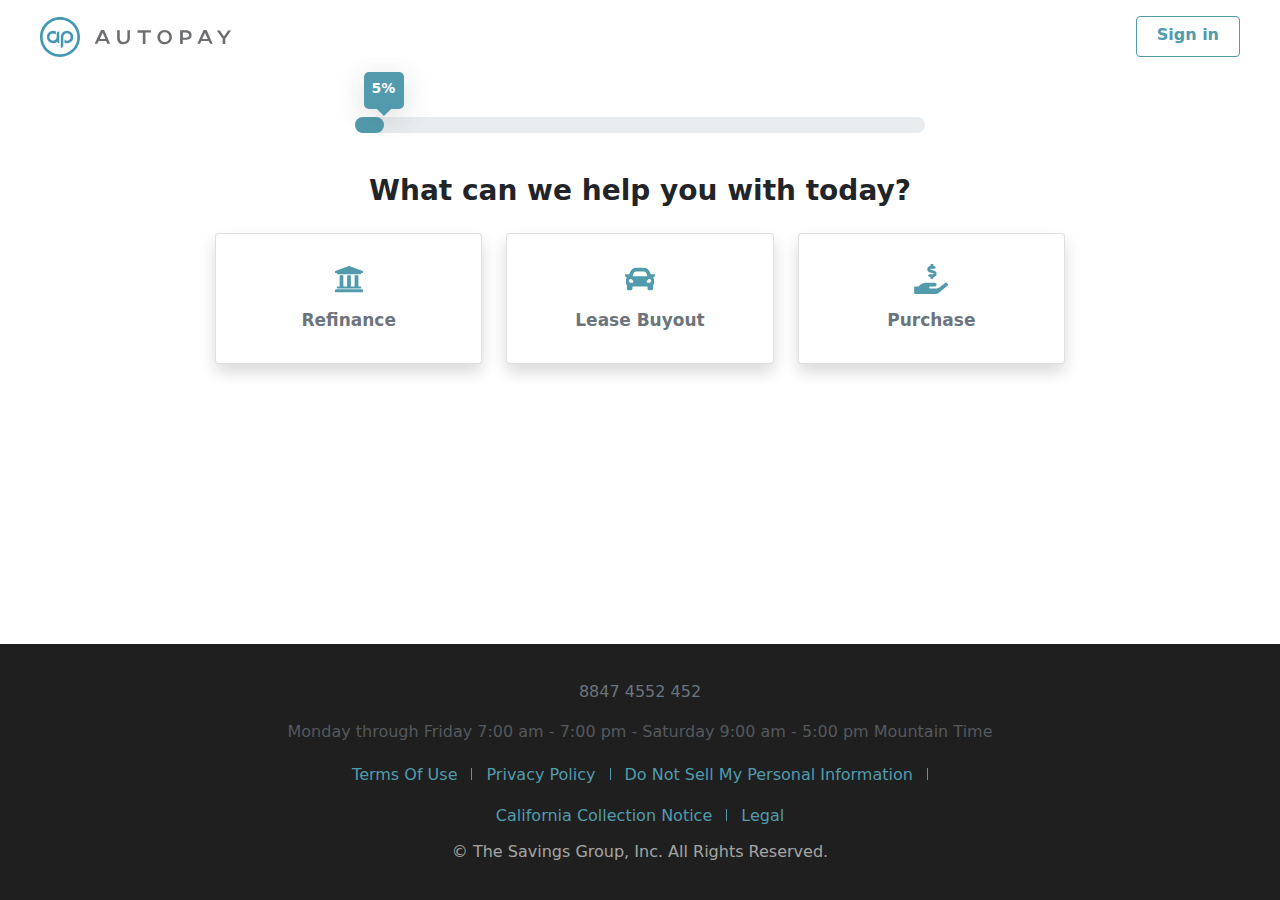
<file: index.html>
<!doctype html>
<html lang="en">

<head>
    <!-- Required Meta Tags -->
    <meta charset="UTF-8">
    <meta http-equiv="X-UA-Compatible" content="IE=edge">
    <meta name="viewport" content="width=device-width, initial-scale=1.0">
    <!-- SEO & Meta Information -->
    <meta name="keywords" content="boot, Bootstrap, Core-Name">
    <meta name="description" content="Core-Name">
    <!-- Page Title -->
    <title>Autopay System</title>
    <!-- Favicon/x-icon -->
    <link rel="shortcut icon" href="assets/images/logo/fav.png" type="image/x-icon">
    <!-- Bootstrap Css-->
    <link rel="stylesheet" href="assets/css/bootstrap.min.css">
    <!-- Nice Select Css -->
    <link rel="stylesheet" href="assets/css/plugins/nice-select.css">
    <!-- FontAwesome Css -->
    <link rel="stylesheet" href="assets/css/plugins/fontawesome.min.css">
    <!-- Aos Animation Css -->
    <link rel="stylesheet" href="assets/css/plugins/aos.css">
    <!-- Main Style.min.css -->
    <link rel="stylesheet" href="assets/css/main.css">
</head>

<body class="custom-vh">



    <!-- Main -->
    <main class="main">


        <div class="adjustment-header-global">
            <!-- Header -->
            <header class="header-section d-flex align-items-center justify-content-between px-md-10 px-sm-6 px-4 pt-4">
                <a href="index.html" class="logo">
                    <img src="assets/images/autopay-logo.svg" alt="img">
                </a>
                <a href="#" class="signin-btn">
                    Sign in
                </a>
            </header>
            <!-- Header -->
    
            <!-- Global Section -->
            <section class="global-section">
                <div class="container">
                    <div class="progress-container-wrap mb-xxl-10 mb-xl-10 mb-lg-9 mb-md-7 mb-sm-6 mb-5">
                        <div class="progress-container" data-percentage='5'>
                            <div class="progress"></div>
                            <div class="percentage">0%</div>
                        </div>
                    </div>
                    <h4 class="head-title mb-mb-8 mb-sm-6 mb-5 text-center">What can we help you with today?</h4>
                    <div class="autoplay-component1">
                        <div class="row g-6">
                            <div class="col-sm-6 col-md-6 col-lg-4">
                                <a href="pre-component.html" class="autoplay-component-item">
                                    <span class="icon">
                                        <svg data-v-ae977378="" aria-hidden="true" focusable="false" data-prefix="fas"
                                            data-icon="university" role="img" xmlns="http://www.w3.org/2000/svg"
                                            viewBox="0 0 512 512" class="m-0">
                                            <path data-v-ae977378="" fill="currentColor"
                                                d="M496 128v16a8 8 0 0 1-8 8h-24v12c0 6.627-5.373 12-12 12H60c-6.627 0-12-5.373-12-12v-12H24a8 8 0 0 1-8-8v-16a8 8 0 0 1 4.941-7.392l232-88a7.996 7.996 0 0 1 6.118 0l232 88A8 8 0 0 1 496 128zm-24 304H40c-13.255 0-24 10.745-24 24v16a8 8 0 0 0 8 8h464a8 8 0 0 0 8-8v-16c0-13.255-10.745-24-24-24zM96 192v192H60c-6.627 0-12 5.373-12 12v20h416v-20c0-6.627-5.373-12-12-12h-36V192h-64v192h-64V192h-64v192h-64V192H96z"
                                                class=""></path>
                                        </svg>
                                    </span>
                                    <span class="auto-title">
                                        Refinance
                                    </span>
                                </a>
                            </div>
                            <div class="col-sm-6 col-md-6 col-lg-4">
                                <a href="years.html" class="autoplay-component-item">
                                    <span class="icon">
                                        <svg data-v-ae977378="" aria-hidden="true" focusable="false" data-prefix="fas"
                                            data-icon="car" role="img" xmlns="http://www.w3.org/2000/svg"
                                            viewBox="0 0 512 512" class="mt-0">
                                            <path data-v-ae977378="" fill="currentColor"
                                                d="M499.99 176h-59.87l-16.64-41.6C406.38 91.63 365.57 64 319.5 64h-127c-46.06 0-86.88 27.63-103.99 70.4L71.87 176H12.01C4.2 176-1.53 183.34.37 190.91l6 24C7.7 220.25 12.5 224 18.01 224h20.07C24.65 235.73 16 252.78 16 272v48c0 16.12 6.16 30.67 16 41.93V416c0 17.67 14.33 32 32 32h32c17.67 0 32-14.33 32-32v-32h256v32c0 17.67 14.33 32 32 32h32c17.67 0 32-14.33 32-32v-54.07c9.84-11.25 16-25.8 16-41.93v-48c0-19.22-8.65-36.27-22.07-48H494c5.51 0 10.31-3.75 11.64-9.09l6-24c1.89-7.57-3.84-14.91-11.65-14.91zm-352.06-17.83c7.29-18.22 24.94-30.17 44.57-30.17h127c19.63 0 37.28 11.95 44.57 30.17L384 208H128l19.93-49.83zM96 319.8c-19.2 0-32-12.76-32-31.9S76.8 256 96 256s48 28.71 48 47.85-28.8 15.95-48 15.95zm320 0c-19.2 0-48 3.19-48-15.95S396.8 256 416 256s32 12.76 32 31.9-12.8 31.9-32 31.9z"
                                                class=""></path>
                                        </svg>
                                    </span>
                                    <span class="auto-title">
                                        Lease Buyout
                                    </span>
                                </a>
                            </div>
                            <div class="col-sm-6 col-md-6 col-lg-4">
                                <a href="pre-purchase.html" class="autoplay-component-item">
                                    <span class="icon">
                                        <svg data-v-ae977378="" aria-hidden="true" focusable="false" data-prefix="fas"
                                            data-icon="hand-holding-usd" role="img" xmlns="http://www.w3.org/2000/svg"
                                            viewBox="0 0 576 512" class="mt-0">
                                            <path data-v-ae977378="" fill="currentColor"
                                                d="M271.06,144.3l54.27,14.3a8.59,8.59,0,0,1,6.63,8.1c0,4.6-4.09,8.4-9.12,8.4h-35.6a30,30,0,0,1-11.19-2.2c-5.24-2.2-11.28-1.7-15.3,2l-19,17.5a11.68,11.68,0,0,0-2.25,2.66,11.42,11.42,0,0,0,3.88,15.74,83.77,83.77,0,0,0,34.51,11.5V240c0,8.8,7.83,16,17.37,16h17.37c9.55,0,17.38-7.2,17.38-16V222.4c32.93-3.6,57.84-31,53.5-63-3.15-23-22.46-41.3-46.56-47.7L282.68,97.4a8.59,8.59,0,0,1-6.63-8.1c0-4.6,4.09-8.4,9.12-8.4h35.6A30,30,0,0,1,332,83.1c5.23,2.2,11.28,1.7,15.3-2l19-17.5A11.31,11.31,0,0,0,368.47,61a11.43,11.43,0,0,0-3.84-15.78,83.82,83.82,0,0,0-34.52-11.5V16c0-8.8-7.82-16-17.37-16H295.37C285.82,0,278,7.2,278,16V33.6c-32.89,3.6-57.85,31-53.51,63C227.63,119.6,247,137.9,271.06,144.3ZM565.27,328.1c-11.8-10.7-30.2-10-42.6,0L430.27,402a63.64,63.64,0,0,1-40,14H272a16,16,0,0,1,0-32h78.29c15.9,0,30.71-10.9,33.25-26.6a31.2,31.2,0,0,0,.46-5.46A32,32,0,0,0,352,320H192a117.66,117.66,0,0,0-74.1,26.29L71.4,384H16A16,16,0,0,0,0,400v96a16,16,0,0,0,16,16H372.77a64,64,0,0,0,40-14L564,377a32,32,0,0,0,1.28-48.9Z"
                                                class=""></path>
                                        </svg>
                                    </span>
                                    <span class="auto-title">
                                        Purchase
                                    </span>
                                </a>
                            </div>
                        </div>
                    </div>
                </div>
            </section>
        </div>


    </main>

    <!-- Footer -->
    <footer class="footer-section footer-one py-xxl-10 py-xl-9 py-8 bottom-0 w-100">
        <div class="container">
            <div class="footer-wrapper">
                <div class="footer-date-area gap-xxl-5 gap-xl-4 gap-3 justify-content-center text-center mb-4">
                    <a href="#0">8847 4552 452</a>
                    <p>Monday through Friday 7:00 am - 7:00 pm - Saturday 9:00 am - 5:00 pm Mountain Time</p>
                </div>
                <ul class="terms-area mb-3">
                    <li>
                        <a href="#">
                            Terms Of Use
                        </a>
                    </li>
                    <li class="line"></li>
                    <li>
                        <a href="#">
                            Privacy Policy
                        </a>
                    </li>
                    <li class="line"></li>
                    <li>
                        <a href="#">
                            Do Not Sell My Personal Information
                        </a>
                    </li>
                    <li class="line"></li>
                    <li>
                        <a href="#">
                            California Collection
                            Notice
                        </a>
                    </li>
                    <li class="line"></li>
                    <li>
                        <a href="#">
                            Legal
                        </a>
                    </li>
                </ul>
                <p class="text-center copyright">
                    &copy; The Savings Group, Inc. All Rights Reserved.
                </p>
            </div>
        </div>
    </footer>



    <!-- JavaScript & Plugin Scripts>> -->
    <!-- Core Libraries -->
    <script src="assets/js/plugins/jquery-min.js"></script>
    <script src="assets/js/plugins/bootstrap.js"></script>
    <script src="assets/js/plugins/aos.js"></script>
    <script src="assets/js/plugins/jquery.nice-select.min.js"></script>
    <!-- Custom Script -->
    <script src="assets/js/main.js"></script>

</body>

</html>
</file>
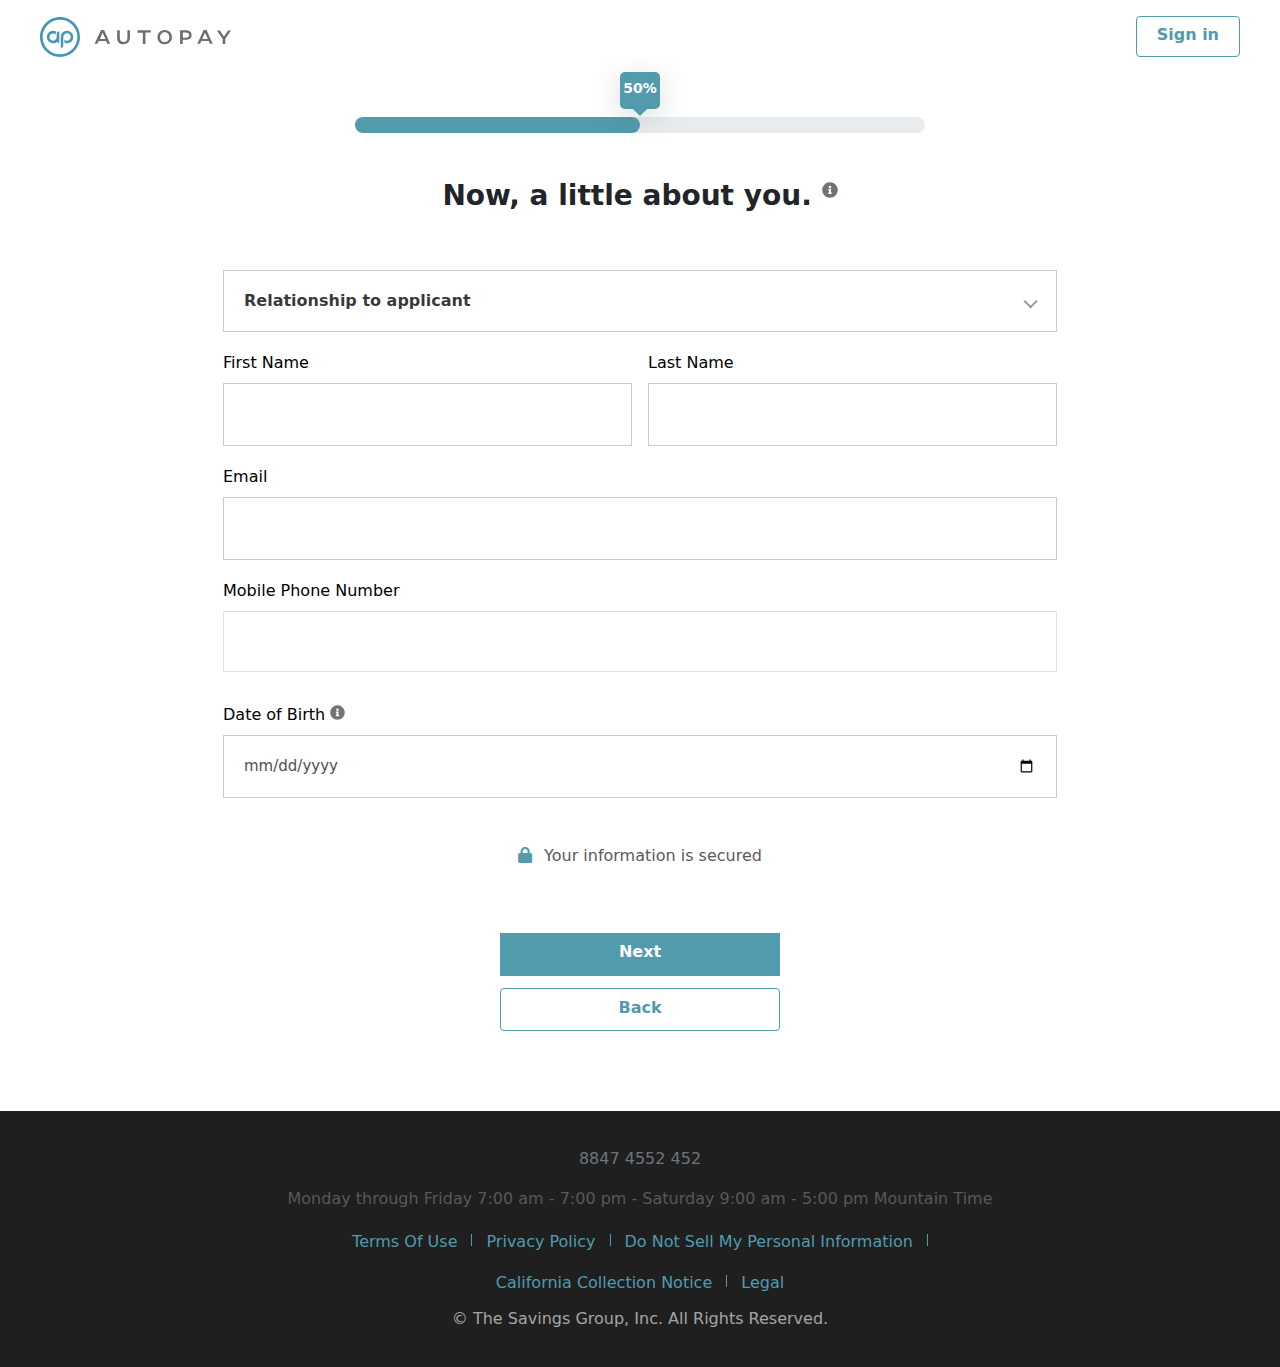
<file: bororrower.html>
<!doctype html>
<html lang="en">

<head>
    <!-- Required Meta Tags -->
    <meta charset="UTF-8">
    <meta http-equiv="X-UA-Compatible" content="IE=edge">
    <meta name="viewport" content="width=device-width, initial-scale=1.0">
    <!-- SEO & Meta Information -->
    <meta name="keywords" content="boot, Bootstrap, Core-Name">
    <meta name="description" content="Core-Name">
    <!-- Page Title -->
    <title>Autopay System</title>
    <!-- Favicon/x-icon -->
    <link rel="shortcut icon" href="assets/images/logo/fav.png" type="image/x-icon">
    <!-- Bootstrap Css-->
    <link rel="stylesheet" href="assets/css/bootstrap.min.css">
    <!-- Nice Select Css -->
    <link rel="stylesheet" href="assets/css/plugins/nice-select.css">
    <!-- FontAwesome Css -->
    <link rel="stylesheet" href="assets/css/plugins/fontawesome.min.css">
    <!-- Aos Animation Css -->
    <link rel="stylesheet" href="assets/css/plugins/aos.css">
    <!-- Main Style.min.css -->
    <link rel="stylesheet" href="assets/css/main.css">
</head>

<body>

    <!-- Main -->
    <main class="main">


        <!-- Header -->
        <header class="header-section d-flex align-items-center justify-content-between px-md-10 px-sm-6 px-4 pt-4">
            <a href="index.html" class="logo">
                <img src="assets/images/autopay-logo.svg" alt="img">
            </a>
            <a href="#" class="signin-btn">
                Sign in
            </a>
        </header>
        <!-- Header -->

        <!-- Global Section -->
        <section class="global-section pb-20 custom-form-validation">
            <div class="container">
                <div class="progress-container-wrap mb-xxl-10 mb-xl-10 mb-lg-9 mb-md-7 mb-sm-6 mb-5">
                    <div class="progress-container" data-percentage='50'>
                        <div class="progress"></div>
                        <div class="percentage">0%</div>
                    </div>
                </div>
                <h4 class="head-title mb-lg-10 mb-md-9 mb-7 text-center">
                    Now, a little about you.
                    <button type="button" class="pt-3" data-bs-toggle="tooltip" data-bs-placement="top"
                        data-bs-custom-class="custom-tooltip"
                        data-bs-title="The model of your vehicle is referring to the vehicle's name or range of products. Please call 1-844-276-3272">
                        <svg width="24" height="24" aria-hidden="true" focusable="false" data-prefix="fas"
                            data-icon="info-circle" role="img" xmlns="http://www.w3.org/2000/svg" viewBox="0 0 512 512"
                            class="svg-inline--fa fa-info-circle">
                            <path fill="currentColor"
                                d="M256 8C119.043 8 8 119.083 8 256c0 136.997 111.043 248 248 248s248-111.003 248-248C504 119.083 392.957 8 256 8zm0 110c23.196 0 42 18.804 42 42s-18.804 42-42 42-42-18.804-42-42 18.804-42 42-42zm56 254c0 6.627-5.373 12-12 12h-88c-6.627 0-12-5.373-12-12v-24c0-6.627 5.373-12 12-12h12v-64h-12c-6.627 0-12-5.373-12-12v-24c0-6.627 5.373-12 12-12h64c6.627 0 12 5.373 12 12v100h12c6.627 0 12 5.373 12 12v24z">
                            </path>
                        </svg>
                    </button>
                </h4>
                <div class="row g-4 autoplay-form-section">
                    <div class="col-md-12">
                        <div class="autoplay-grp">
                            <select name="state">
                                <option value="1">
                                    Relationship to applicant
                                </option>
                                <option value="2">
                                    ID
                                </option>
                                <option value="3">
                                    IL
                                </option>
                                <option value="4">
                                    IN
                                </option>
                                <option value="5">
                                    IA
                                </option>
                                <option value="6">
                                    KS
                                </option>
                                <option value="7">
                                    KY
                                </option>
                                <option value="8">
                                    LA
                                </option>
                                <option value="9">
                                    TX
                                </option>
                            </select>
                        </div>
                    </div>
                    <div class="col-md-5 col-md-6">
                        <div class="autoplay-grp">
                            <label for="fname" class="label-title">First Name</label>
                            <input type="text" id="fname" required>
                        </div>
                    </div>
                    <div class="col-md-5 col-md-6">
                        <div class="autoplay-grp">
                            <label for="lname" class="label-title">Last Name</label>
                            <input type="text" id="lname" required>
                        </div>
                    </div>
                    <div class="col-md-12">
                        <div class="autoplay-grp">
                            <label for="emails" class="label-title">
                                Email
                            </label>
                            <input type="email" id="emails" required>
                        </div>
                    </div>
                    <div class="col-md-12">
                        <div class="autoplay-grp">
                            <label for="number" class="label-title">
                                Mobile Phone Number
                            </label>
                            <input type="text" id="formattedInput" required class="input-field border p-4" />
                        </div>
                    </div>
                    <div class="col-md-12">
                        <div class="autoplay-grp">
                            <label for="dob" class="label-title">
                                Date of Birth
                                <button type="button" class="pt-3" data-bs-toggle="tooltip" data-bs-placement="top"
                                    data-bs-custom-class="custom-tooltip"
                                    data-bs-title="The make of your vehicle is referring to the brand or maker of your vehicle. Please call 1-844-276-3272">
                                    <svg width="24" height="24" aria-hidden="true" focusable="false" data-prefix="fas"
                                        data-icon="info-circle" role="img" xmlns="http://www.w3.org/2000/svg"
                                        viewBox="0 0 512 512" class="svg-inline--fa fa-info-circle">
                                        <path fill="currentColor"
                                            d="M256 8C119.043 8 8 119.083 8 256c0 136.997 111.043 248 248 248s248-111.003 248-248C504 119.083 392.957 8 256 8zm0 110c23.196 0 42 18.804 42 42s-18.804 42-42 42-42-18.804-42-42 18.804-42 42-42zm56 254c0 6.627-5.373 12-12 12h-88c-6.627 0-12-5.373-12-12v-24c0-6.627 5.373-12 12-12h12v-64h-12c-6.627 0-12-5.373-12-12v-24c0-6.627 5.373-12 12-12h64c6.627 0 12 5.373 12 12v100h12c6.627 0 12 5.373 12 12v24z">
                                        </path>
                                    </svg>
                                </button>
                            </label>
                            <input type="date" id="dob" required placeholder="MM//DD/YYYY">
                        </div>
                    </div>

                    <div
                        class="secure-lock d-flex gap-3 align-items-center justify-content-center mt-xxl-14 mt-xl-11 mt-lg-9 mt-md-8 mt-7 mb-xxl-14 mb-xl-12 mb-lg-10 mb-8">
                        <i class="fa-solid fa-lock"></i> Your information is secured
                    </div>
                    <div class="text-center d-grid gap-3 justify-content-center">
                        <a href="bororrower.html" class="hidable-btn2 active">
                            Next
                        </a>
                        <a href="trim-details.html" class="back-btn">
                            Back
                        </a>
                    </div>
                </div>
            </div>
        </section>

    </main>

    <!-- Footer -->
    <footer class="footer-section py-xxl-10 py-xl-9 py-8">
        <div class="container">
            <div class="footer-wrapper">
                <div class="footer-date-area gap-xxl-5 gap-xl-4 gap-3 justify-content-center text-center mb-4">
                    <a href="#0">8847 4552 452</a>
                    <p>Monday through Friday 7:00 am - 7:00 pm - Saturday 9:00 am - 5:00 pm Mountain Time</p>
                </div>
                <ul class="terms-area mb-3">
                    <li>
                        <a href="#">
                            Terms Of Use
                        </a>
                    </li>
                    <li class="line"></li>
                    <li>
                        <a href="#">
                            Privacy Policy
                        </a>
                    </li>
                    <li class="line"></li>
                    <li>
                        <a href="#">
                            Do Not Sell My Personal Information
                        </a>
                    </li>
                    <li class="line"></li>
                    <li>
                        <a href="#">
                            California Collection
                            Notice
                        </a>
                    </li>
                    <li class="line"></li>
                    <li>
                        <a href="#">
                            Legal
                        </a>
                    </li>
                </ul>
                <p class="text-center copyright">
                    &copy; The Savings Group, Inc. All Rights Reserved.
                </p>
            </div>
        </div>
    </footer>



    <!-- JavaScript & Plugin Scripts>> -->
    <!-- Core Libraries -->
    <script src="assets/js/plugins/jquery-min.js"></script>
    <script src="assets/js/plugins/bootstrap.js"></script>
    <script src="assets/js/plugins/aos.js"></script>
    <script src="assets/js/plugins/jquery.nice-select.min.js"></script>
    <!-- Custom Script -->
    <script src="assets/js/bororrwer-custom.js"></script>
    <script src="assets/js/main.js"></script>

</body>

</html>
</file>
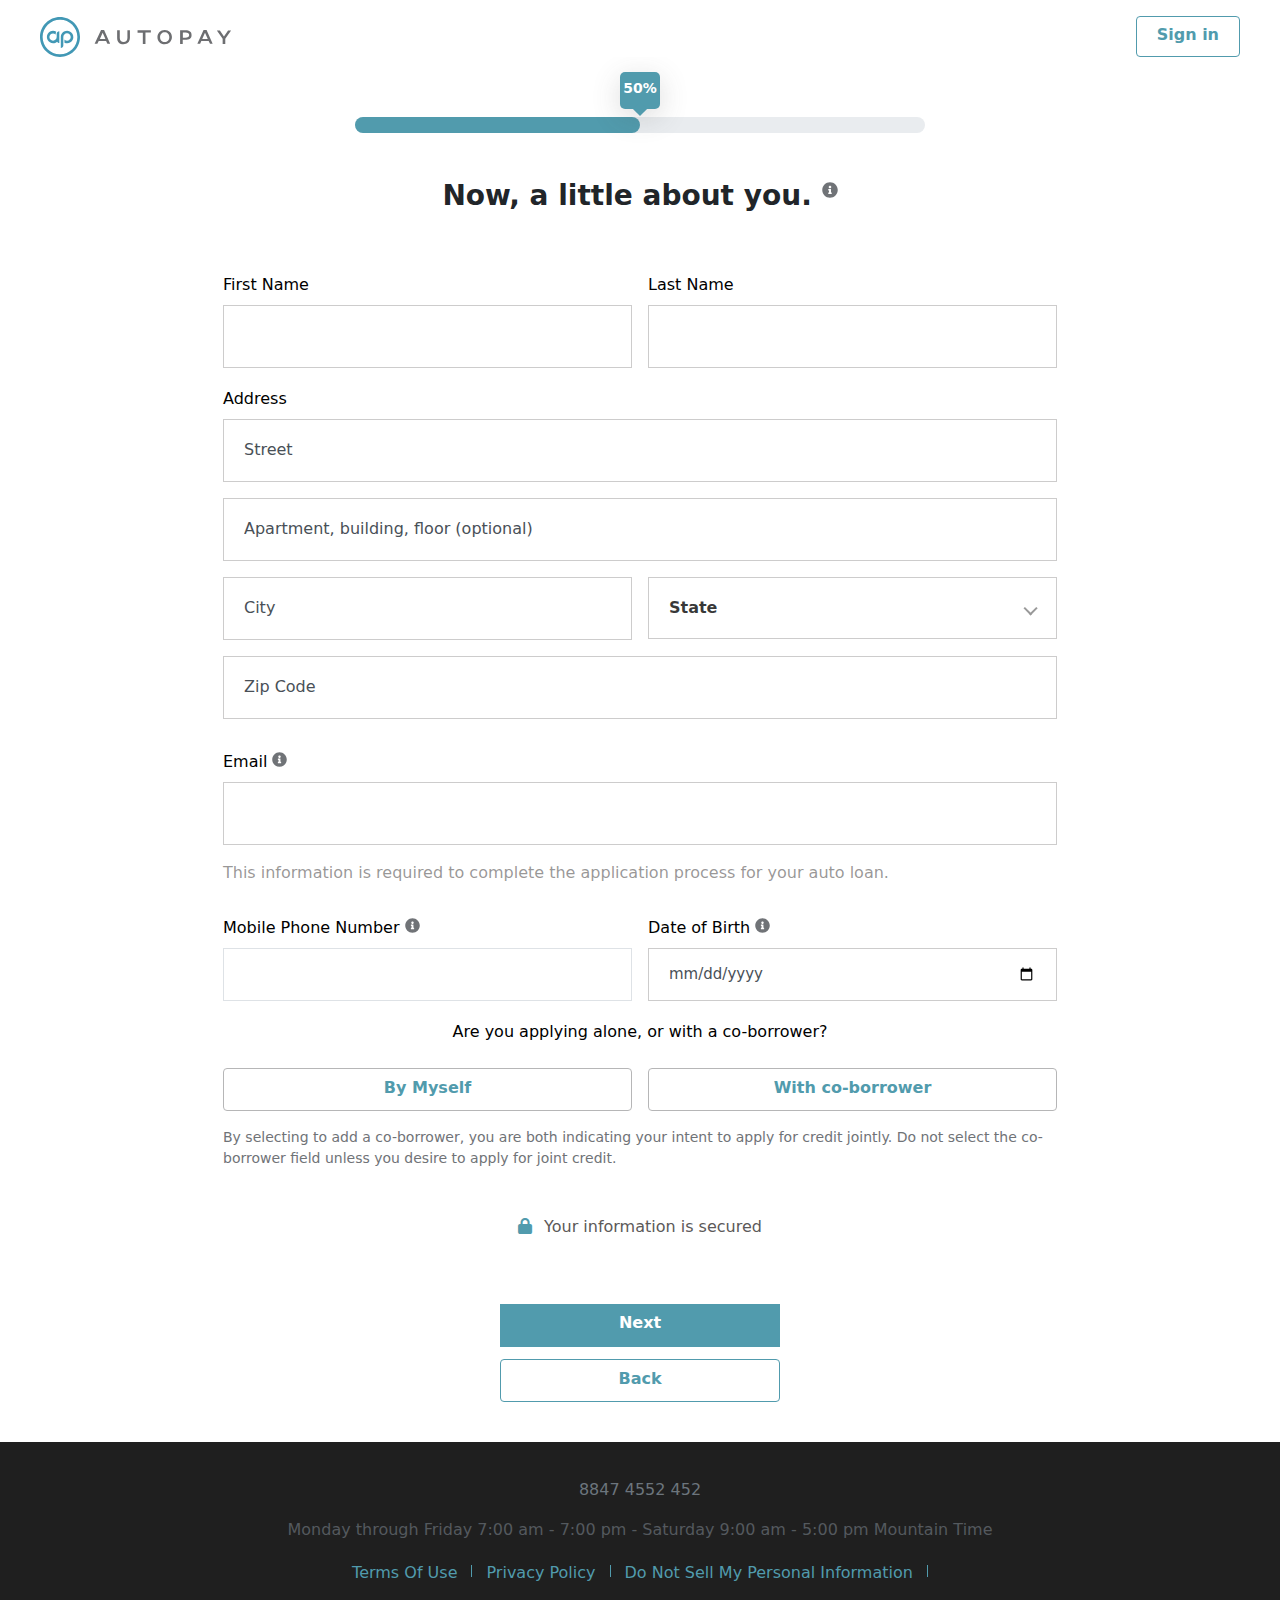
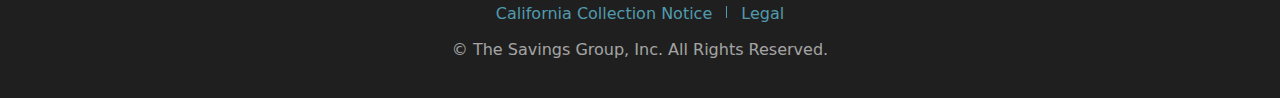
<file: contact.html>
<!doctype html>
<html lang="en">

<head>
    <!-- Required Meta Tags -->
    <meta charset="UTF-8">
    <meta http-equiv="X-UA-Compatible" content="IE=edge">
    <meta name="viewport" content="width=device-width, initial-scale=1.0">
    <!-- SEO & Meta Information -->
    <meta name="keywords" content="boot, Bootstrap, Core-Name">
    <meta name="description" content="Core-Name">
    <!-- Page Title -->
    <title>Autopay System</title>
    <!-- Favicon/x-icon -->
    <link rel="shortcut icon" href="assets/images/logo/fav.png" type="image/x-icon">
    <!-- Bootstrap Css-->
    <link rel="stylesheet" href="assets/css/bootstrap.min.css">
    <!-- Nice Select Css -->
    <link rel="stylesheet" href="assets/css/plugins/nice-select.css">
    <!-- FontAwesome Css -->
    <link rel="stylesheet" href="assets/css/plugins/fontawesome.min.css">
    <!-- Aos Animation Css -->
    <link rel="stylesheet" href="assets/css/plugins/aos.css">
    <!-- Main Style.min.css -->
    <link rel="stylesheet" href="assets/css/main.css">
</head>

<body>

    <!-- Main -->
    <main class="main">


        <!-- Header -->
        <header class="header-section d-flex align-items-center justify-content-between px-md-10 px-sm-6 px-4 pt-4">
            <a href="index.html" class="logo">
                <img src="assets/images/autopay-logo.svg" alt="img">
            </a>
            <a href="#" class="signin-btn">
                Sign in
            </a>
        </header>
        <!-- Header -->

        <!-- Global Section -->
        <section class="global-section custom-form-validation">
            <div class="container">
                <div class="progress-container-wrap mb-xxl-10 mb-xl-10 mb-lg-9 mb-md-7 mb-sm-6 mb-5">
                    <div class="progress-container" data-percentage='50'>
                        <div class="progress"></div>
                        <div class="percentage">0%</div>
                    </div>
                </div>
                <h4 class="head-title mb-lg-10 mb-md-9 mb-7 text-center">
                    Now, a little about you.
                    <button type="button" class="pt-3" data-bs-toggle="tooltip" data-bs-placement="top"
                        data-bs-custom-class="custom-tooltip"
                        data-bs-title="The model of your vehicle is referring to the vehicle's name or range of products. Please call 1-844-276-3272">
                        <svg width="24" height="24" aria-hidden="true" focusable="false" data-prefix="fas"
                            data-icon="info-circle" role="img" xmlns="http://www.w3.org/2000/svg" viewBox="0 0 512 512"
                            class="svg-inline--fa fa-info-circle">
                            <path fill="currentColor"
                                d="M256 8C119.043 8 8 119.083 8 256c0 136.997 111.043 248 248 248s248-111.003 248-248C504 119.083 392.957 8 256 8zm0 110c23.196 0 42 18.804 42 42s-18.804 42-42 42-42-18.804-42-42 18.804-42 42-42zm56 254c0 6.627-5.373 12-12 12h-88c-6.627 0-12-5.373-12-12v-24c0-6.627 5.373-12 12-12h12v-64h-12c-6.627 0-12-5.373-12-12v-24c0-6.627 5.373-12 12-12h64c6.627 0 12 5.373 12 12v100h12c6.627 0 12 5.373 12 12v24z">
                            </path>
                        </svg>
                    </button>
                </h4>
                <div class="row g-4 autoplay-form-section">
                    <div class="col-md-5 col-md-6">
                        <div class="autoplay-grp">
                            <label for="fname" class="label-title">First Name</label>
                            <input type="text" id="fname" required>
                        </div>
                    </div>
                    <div class="col-md-5 col-md-6">
                        <div class="autoplay-grp">
                            <label for="lname" class="label-title">Last Name</label>
                            <input type="text" id="lname" required>
                        </div>
                    </div>
                    <div class="col-md-12">
                        <div class="autoplay-grp">
                            <label for="address" class="label-title">Address</label>
                            <input type="text" id="address" required placeholder="Street">
                        </div>
                    </div>
                    <div class="col-md-12">
                        <div class="autoplay-grp">
                            <input type="text" required placeholder="Apartment, building, floor (optional)">
                        </div>
                    </div>
                    <div class="col-md-6">
                        <div class="autoplay-grp">
                            <input type="text" required placeholder="City">
                        </div>
                    </div>
                    <div class="col-md-6">
                        <div class="autoplay-grp">
                            <select name="state">
                                <option value="1">
                                    State
                                </option>
                                <option value="2">
                                    ID
                                </option>
                                <option value="3">
                                    IL
                                </option>
                                <option value="4">
                                    IN
                                </option>
                                <option value="5">
                                    IA
                                </option>
                                <option value="6">
                                    KS
                                </option>
                                <option value="7">
                                    KY
                                </option>
                                <option value="8">
                                    LA
                                </option>
                                <option value="9">
                                    TX
                                </option>
                            </select>
                        </div>
                    </div>
                    <div class="col-md-12">
                        <div class="autoplay-grp">
                            <input type="text" required placeholder="Zip Code">
                        </div>
                    </div>
                    <div class="col-md-12">
                        <div class="autoplay-grp">
                            <label for="emails" class="label-title">
                                Email
                                <button type="button" class="pt-3" data-bs-toggle="tooltip" data-bs-placement="top"
                                    data-bs-custom-class="custom-tooltip"
                                    data-bs-title="The make of your vehicle is referring to the brand or maker of your vehicle. Please call 1-844-276-3272">
                                    <svg width="24" height="24" aria-hidden="true" focusable="false" data-prefix="fas"
                                        data-icon="info-circle" role="img" xmlns="http://www.w3.org/2000/svg"
                                        viewBox="0 0 512 512" class="svg-inline--fa fa-info-circle">
                                        <path fill="currentColor"
                                            d="M256 8C119.043 8 8 119.083 8 256c0 136.997 111.043 248 248 248s248-111.003 248-248C504 119.083 392.957 8 256 8zm0 110c23.196 0 42 18.804 42 42s-18.804 42-42 42-42-18.804-42-42 18.804-42 42-42zm56 254c0 6.627-5.373 12-12 12h-88c-6.627 0-12-5.373-12-12v-24c0-6.627 5.373-12 12-12h12v-64h-12c-6.627 0-12-5.373-12-12v-24c0-6.627 5.373-12 12-12h64c6.627 0 12 5.373 12 12v100h12c6.627 0 12 5.373 12 12v24z">
                                        </path>
                                    </svg>
                                </button>
                            </label>
                            <input type="email" id="emails" required>
                        </div>
                    </div>
                    <div class="col-md-12">
                        <p class="the-application-pragraph">This information is required to complete the application
                            process for your auto loan.</p>
                    </div>
                    <div class="col-md-6">
                        <div class="autoplay-grp">
                            <label for="number" class="label-title">
                                Mobile Phone Number
                                <button type="button" class="pt-3" data-bs-toggle="tooltip" data-bs-placement="top"
                                    data-bs-custom-class="custom-tooltip"
                                    data-bs-title="The make of your vehicle is referring to the brand or maker of your vehicle. Please call 1-844-276-3272">
                                    <svg width="24" height="24" aria-hidden="true" focusable="false" data-prefix="fas"
                                        data-icon="info-circle" role="img" xmlns="http://www.w3.org/2000/svg"
                                        viewBox="0 0 512 512" class="svg-inline--fa fa-info-circle">
                                        <path fill="currentColor"
                                            d="M256 8C119.043 8 8 119.083 8 256c0 136.997 111.043 248 248 248s248-111.003 248-248C504 119.083 392.957 8 256 8zm0 110c23.196 0 42 18.804 42 42s-18.804 42-42 42-42-18.804-42-42 18.804-42 42-42zm56 254c0 6.627-5.373 12-12 12h-88c-6.627 0-12-5.373-12-12v-24c0-6.627 5.373-12 12-12h12v-64h-12c-6.627 0-12-5.373-12-12v-24c0-6.627 5.373-12 12-12h64c6.627 0 12 5.373 12 12v100h12c6.627 0 12 5.373 12 12v24z">
                                        </path>
                                    </svg>
                                </button>
                            </label>
                            <input type="text" id="formattedInput" required
                                class="input-field border p-3" />
                        </div>
                    </div>
                    <div class="col-md-6">
                        <div class="autoplay-grp just-dobable">
                            <label for="dob" class="label-title">
                                Date of Birth
                                <button type="button" class="pt-3" data-bs-toggle="tooltip" data-bs-placement="top"
                                    data-bs-custom-class="custom-tooltip"
                                    data-bs-title="The make of your vehicle is referring to the brand or maker of your vehicle. Please call 1-844-276-3272">
                                    <svg width="24" height="24" aria-hidden="true" focusable="false" data-prefix="fas"
                                        data-icon="info-circle" role="img" xmlns="http://www.w3.org/2000/svg"
                                        viewBox="0 0 512 512" class="svg-inline--fa fa-info-circle">
                                        <path fill="currentColor"
                                            d="M256 8C119.043 8 8 119.083 8 256c0 136.997 111.043 248 248 248s248-111.003 248-248C504 119.083 392.957 8 256 8zm0 110c23.196 0 42 18.804 42 42s-18.804 42-42 42-42-18.804-42-42 18.804-42 42-42zm56 254c0 6.627-5.373 12-12 12h-88c-6.627 0-12-5.373-12-12v-24c0-6.627 5.373-12 12-12h12v-64h-12c-6.627 0-12-5.373-12-12v-24c0-6.627 5.373-12 12-12h64c6.627 0 12 5.373 12 12v100h12c6.627 0 12 5.373 12 12v24z">
                                        </path>
                                    </svg>
                                </button>
                            </label>
                            <input type="number" id="dob" required placeholder="MM//DD/YYYY">
                        </div>
                    </div>
                    <div class="col-md-12">
                        <div class="autoplay-grp text-center">
                            <label for="month" class="label-title">Are you applying alone, or with a
                                co-borrower?</label>
                        </div>
                    </div>
                    <div class="col-md-6">
                        <button type="button" class="back-btn qurite-btn w-100">
                            By Myself
                        </button>
                    </div>
                    <div class="col-md-6">
                        <a href="bororrower.html" class="back-btn qurite-btn w-100">
                            With co-borrower
                        </a>
                    </div>
                    <p class="selecting-pragraph">
                        By selecting to add a co-borrower, you are both indicating your intent to apply for credit
                        jointly. Do not select the
                        co-borrower field unless you desire to apply for joint credit.
                    </p>
                    <div
                        class="secure-lock d-flex gap-3 align-items-center justify-content-center mt-xxl-14 mt-xl-11 mt-lg-9 mt-md-8 mt-7 mb-xxl-14 mb-xl-12 mb-lg-10 mb-8">
                        <i class="fa-solid fa-lock"></i> Your information is secured
                    </div>
                    <div class="text-center d-grid gap-3 justify-content-center">
                        <a href="bororrower.html" class="hidable-btn2 active">
                            Next
                        </a>
                        <a href="trim-details.html" class="back-btn">
                            Back
                        </a>
                    </div>
                </div>
            </div>
        </section>

    </main>

    <!-- Footer -->
    <footer class="footer-section py-xxl-10 py-xl-9 py-8">
        <div class="container">
            <div class="footer-wrapper">
                <div class="footer-date-area gap-xxl-5 gap-xl-4 gap-3 justify-content-center text-center mb-4">
                    <a href="#0">8847 4552 452</a>
                    <p>Monday through Friday 7:00 am - 7:00 pm - Saturday 9:00 am - 5:00 pm Mountain Time</p>
                </div>
                <ul class="terms-area mb-3">
                    <li>
                        <a href="#">
                            Terms Of Use
                        </a>
                    </li>
                    <li class="line"></li>
                    <li>
                        <a href="#">
                            Privacy Policy
                        </a>
                    </li>
                    <li class="line"></li>
                    <li>
                        <a href="#">
                            Do Not Sell My Personal Information
                        </a>
                    </li>
                    <li class="line"></li>
                    <li>
                        <a href="#">
                            California Collection
                            Notice
                        </a>
                    </li>
                    <li class="line"></li>
                    <li>
                        <a href="#">
                            Legal
                        </a>
                    </li>
                </ul>
                <p class="text-center copyright">
                    &copy; The Savings Group, Inc. All Rights Reserved.
                </p>
            </div>
        </div>
    </footer>



    <!-- JavaScript & Plugin Scripts>> -->
    <!-- Core Libraries -->
    <script src="assets/js/plugins/jquery-min.js"></script>
    <script src="assets/js/plugins/bootstrap.js"></script>
    <script src="assets/js/plugins/aos.js"></script>
    <script src="assets/js/plugins/jquery.nice-select.min.js"></script>
    <!-- Custom Script -->
    <script src="assets/js/contact-custom.js"></script>
    <script src="assets/js/main.js"></script>

</body>

</html>
</file>
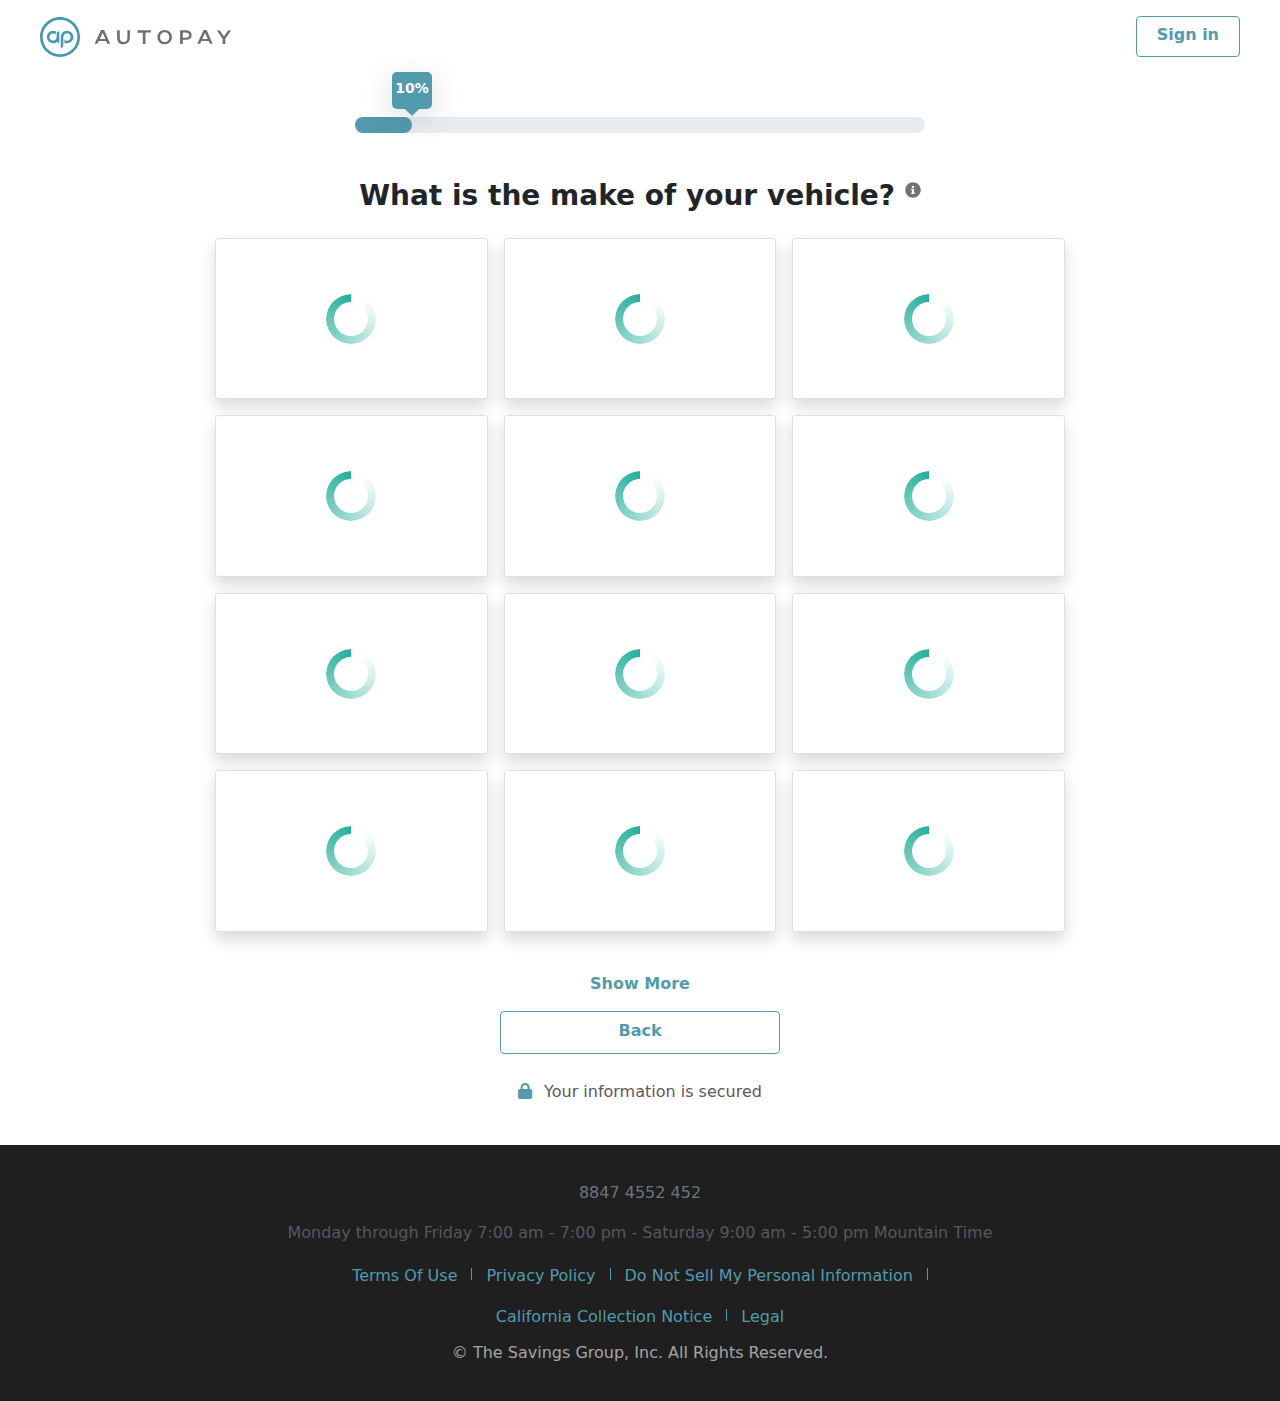
<file: make-brand.html>
<!doctype html>
<html lang="en">

<head>
    <!-- Required Meta Tags -->
    <meta charset="UTF-8">
    <meta http-equiv="X-UA-Compatible" content="IE=edge">
    <meta name="viewport" content="width=device-width, initial-scale=1.0">
    <!-- SEO & Meta Information -->
    <meta name="keywords" content="boot, Bootstrap, Core-Name">
    <meta name="description" content="Core-Name">
    <!-- Page Title -->
    <title>Autopay System</title>
    <!-- Favicon/x-icon -->
    <link rel="shortcut icon" href="assets/images/logo/fav.png" type="image/x-icon">
    <!-- Bootstrap Css-->
    <link rel="stylesheet" href="assets/css/bootstrap.min.css">
    <!-- Nice Select Css -->
    <link rel="stylesheet" href="assets/css/plugins/nice-select.css">
    <!-- FontAwesome Css -->
    <link rel="stylesheet" href="assets/css/plugins/fontawesome.min.css">
    <!-- Aos Animation Css -->
    <link rel="stylesheet" href="assets/css/plugins/aos.css">
    <!-- Main Style.min.css -->
    <link rel="stylesheet" href="assets/css/main.css">
</head>

<body>

    <!-- Main -->
    <main class="main">


        <!-- Header -->
        <header class="header-section d-flex align-items-center justify-content-between px-md-10 px-sm-6 px-4 pt-4">
            <a href="index.html" class="logo">
                <img src="assets/images/autopay-logo.svg" alt="img">
            </a>
            <a href="#" class="signin-btn">
                Sign in
            </a>
        </header>
        <!-- Header -->

        <!-- Global Section -->
        <section class="global-section">
            <div class="container">
                <div class="progress-container-wrap mb-xxl-10 mb-xl-10 mb-lg-9 mb-md-7 mb-sm-6 mb-5">
                    <div class="progress-container" data-percentage='10'>
                        <div class="progress"></div>
                        <div class="percentage">0%</div>
                    </div>
                </div>
                <h4 class="head-title mb-mb-8 mb-sm-6 mb-5 text-center">
                    What is the make of your vehicle?
                    <button type="button" class="pt-3" data-bs-toggle="tooltip" data-bs-placement="top"
                        data-bs-custom-class="custom-tooltip"
                        data-bs-title="The make of your vehicle is referring to the brand or maker of your vehicle. Please call 1-844-276-3272">
                        <svg width="24" height="24" aria-hidden="true" focusable="false" data-prefix="fas"
                            data-icon="info-circle" role="img" xmlns="http://www.w3.org/2000/svg" viewBox="0 0 512 512"
                            class="svg-inline--fa fa-info-circle">
                            <path fill="currentColor"
                                d="M256 8C119.043 8 8 119.083 8 256c0 136.997 111.043 248 248 248s248-111.003 248-248C504 119.083 392.957 8 256 8zm0 110c23.196 0 42 18.804 42 42s-18.804 42-42 42-42-18.804-42-42 18.804-42 42-42zm56 254c0 6.627-5.373 12-12 12h-88c-6.627 0-12-5.373-12-12v-24c0-6.627 5.373-12 12-12h12v-64h-12c-6.627 0-12-5.373-12-12v-24c0-6.627 5.373-12 12-12h64c6.627 0 12 5.373 12 12v100h12c6.627 0 12 5.373 12 12v24z">
                            </path>
                        </svg>
                    </button>
                </h4>
                <div class="autoplay-component1 make-brad-component">
                    <div class="row g-4 mb-xxl-12 mb-xl-10 mb-lg-8 mb-7">
                        <div class="col-sm-6 col-md-6 col-lg-4">
                            <a href="model.html" class="autoplay-component-item hidden">
                                <span class="loader-bg">
                                    <span class="loader"></span>
                                </span>
                                <span class="icon">
                                    <img src="assets/images/cars/car-brand1.png" alt="img">
                                </span>
                                <span class="auto-title">
                                    Nissan
                                </span>
                            </a>
                        </div>
                        <div class="col-sm-6 col-md-6 col-lg-4">
                            <a href="model.html" class="autoplay-component-item hidden">
                                <span class="loader-bg">
                                    <span class="loader"></span>
                                </span>
                                <span class="icon">
                                    <img src="assets/images/cars/car-brand2.png" alt="img">
                                </span>
                                <span class="auto-title">
                                    Toyota
                                </span>
                            </a>
                        </div>
                        <div class="col-sm-6 col-md-6 col-lg-4">
                            <a href="model.html" class="autoplay-component-item hidden">
                                <span class="loader-bg">
                                    <span class="loader"></span>
                                </span>
                                <span class="icon">
                                    <img src="assets/images/cars/car-brand3.png" alt="img">
                                </span>
                                <span class="auto-title">
                                    Ford
                                </span>
                            </a>
                        </div>
                        <div class="col-sm-6 col-md-6 col-lg-4">
                            <a href="model.html" class="autoplay-component-item hidden">
                                <span class="loader-bg">
                                    <span class="loader"></span>
                                </span>
                                <span class="icon">
                                    <img src="assets/images/cars/car-brand4.png" alt="img">
                                </span>
                                <span class="auto-title">
                                    Chevrolet
                                </span>
                            </a>
                        </div>
                        <div class="col-sm-6 col-md-6 col-lg-4">
                            <a href="model.html" class="autoplay-component-item hidden">
                                <span class="loader-bg">
                                    <span class="loader"></span>
                                </span>
                                <span class="icon">
                                    <img src="assets/images/cars/car-brand5.png" alt="img">
                                </span>
                                <span class="auto-title">
                                    Honda
                                </span>
                            </a>
                        </div>
                        <div class="col-sm-6 col-md-6 col-lg-4">
                            <a href="model.html" class="autoplay-component-item hidden">
                                <span class="loader-bg">
                                    <span class="loader"></span>
                                </span>
                                <span class="icon">
                                    <img src="assets/images/cars/car-brand6.png" alt="img">
                                </span>
                                <span class="auto-title">
                                    Dodge
                                </span>
                            </a>
                        </div>
                        <div class="col-sm-6 col-md-6 col-lg-4">
                            <a href="model.html" class="autoplay-component-item hidden">
                                <span class="loader-bg">
                                    <span class="loader"></span>
                                </span>
                                <span class="icon">
                                    <img src="assets/images/cars/car-brand7.png" alt="img">
                                </span>
                                <span class="auto-title">
                                    Jeep
                                </span>
                            </a>
                        </div>
                        <div class="col-sm-6 col-md-6 col-lg-4">
                            <a href="model.html" class="autoplay-component-item hidden">
                                <span class="loader-bg">
                                    <span class="loader"></span>
                                </span>
                                <span class="icon">
                                    <img src="assets/images/cars/car-brand8.png" alt="img">
                                </span>
                                <span class="auto-title">
                                    Kia
                                </span>
                            </a>
                        </div>
                        <div class="col-sm-6 col-md-6 col-lg-4">
                            <a href="model.html" class="autoplay-component-item hidden">
                                <span class="loader-bg">
                                    <span class="loader"></span>
                                </span>
                                <span class="icon">
                                    <img src="assets/images/cars/car-brand9.png" alt="img">
                                </span>
                                <span class="auto-title">
                                    Hyundai
                                </span>
                            </a>
                        </div>
                        <div class="col-sm-6 col-md-6 col-lg-4">
                            <a href="model.html" class="autoplay-component-item hidden">
                                <span class="loader-bg">
                                    <span class="loader"></span>
                                </span>
                                <span class="icon">
                                    <img src="assets/images/cars/car-brand10.png" alt="img">
                                </span>
                                <span class="auto-title">
                                    Chrysler
                                </span>
                            </a>
                        </div>
                        <div class="col-sm-6 col-md-6 col-lg-4">
                            <a href="model.html" class="autoplay-component-item hidden">
                                <span class="loader-bg">
                                    <span class="loader"></span>
                                </span>
                                <span class="icon">
                                    <img src="assets/images/cars/car-brand11.png" alt="img">
                                </span>
                                <span class="auto-title">
                                    BMW
                                </span>
                            </a>
                        </div>
                        <div class="col-sm-6 col-md-6 col-lg-4">
                            <a href="model.html" class="autoplay-component-item hidden">
                                <span class="loader-bg">
                                    <span class="loader"></span>
                                </span>
                                <span class="icon">
                                    <img src="assets/images/cars/car-brand12.png" alt="img">
                                </span>
                                <span class="auto-title">
                                    Volkswagen
                                </span>
                            </a>
                        </div>

                        <!-- hide area -->
                        <div class="col-sm-6 col-md-6 col-lg-4 hidden-item">
                            <a href="model.html" class="autoplay-component-item hidden">
                                <span class="loader-bg">
                                    <span class="loader"></span>
                                </span>
                                <span class="icon">
                                    <img src="assets/images/cars/car-brand3.png" alt="img">
                                </span>
                                <span class="auto-title">
                                    Ford
                                </span>
                            </a>
                        </div>
                        <div class="col-sm-6 col-md-6 col-lg-4 hidden-item">
                            <a href="model.html" class="autoplay-component-item hidden">
                                <span class="loader-bg">
                                    <span class="loader"></span>
                                </span>
                                <span class="icon">
                                    <img src="assets/images/cars/car-brand4.png" alt="img">
                                </span>
                                <span class="auto-title">
                                    Chevrolet
                                </span>
                            </a>
                        </div>
                        <div class="col-sm-6 col-md-6 col-lg-4 hidden-item">
                            <a href="model.html" class="autoplay-component-item hidden">
                                <span class="loader-bg">
                                    <span class="loader"></span>
                                </span>
                                <span class="icon">
                                    <img src="assets/images/cars/car-brand5.png" alt="img">
                                </span>
                                <span class="auto-title">
                                    Honda
                                </span>
                            </a>
                        </div>
                        <div class="col-sm-6 col-md-6 col-lg-4 hidden-item">
                            <a href="model.html" class="autoplay-component-item hidden">
                                <span class="loader-bg">
                                    <span class="loader"></span>
                                </span>
                                <span class="icon">
                                    <img src="assets/images/cars/car-brand6.png" alt="img">
                                </span>
                                <span class="auto-title">
                                    Dodge
                                </span>
                            </a>
                        </div>
                        <div class="col-sm-6 col-md-6 col-lg-4 hidden-item">
                            <a href="model.html" class="autoplay-component-item hidden">
                                <span class="loader-bg">
                                    <span class="loader"></span>
                                </span>
                                <span class="icon">
                                    <img src="assets/images/cars/car-brand7.png" alt="img">
                                </span>
                                <span class="auto-title">
                                    Jeep
                                </span>
                            </a>
                        </div>
                        <div class="col-sm-6 col-md-6 col-lg-4 hidden-item">
                            <a href="model.html" class="autoplay-component-item hidden">
                                <span class="loader-bg">
                                    <span class="loader"></span>
                                </span>
                                <span class="icon">
                                    <img src="assets/images/cars/car-brand8.png" alt="img">
                                </span>
                                <span class="auto-title">
                                    Kia
                                </span>
                            </a>
                        </div>
                    </div>
                    <a href="#" class="show-more">Show More</a>
                </div>
                <div class="text-center">
                    <a href="years.html" class="back-btn">
                        Back
                    </a>
                </div>
                <div class="secure-lock d-flex gap-3 align-items-center justify-content-center mt-6">
                    <i class="fa-solid fa-lock"></i> Your information is secured
                </div>
            </div>
        </section>

    </main>

    <!-- Footer -->
    <footer class="footer-section py-xxl-10 py-xl-9 py-8">
        <div class="container">
            <div class="footer-wrapper">
                <div class="footer-date-area gap-xxl-5 gap-xl-4 gap-3 justify-content-center text-center mb-4">
                    <a href="#0">8847 4552 452</a>
                    <p>Monday through Friday 7:00 am - 7:00 pm - Saturday 9:00 am - 5:00 pm Mountain Time</p>
                </div>
                <ul class="terms-area mb-3">
                    <li>
                        <a href="#">
                            Terms Of Use
                        </a>
                    </li>
                    <li class="line"></li>
                    <li>
                        <a href="#">
                            Privacy Policy
                        </a>
                    </li>
                    <li class="line"></li>
                    <li>
                        <a href="#">
                            Do Not Sell My Personal Information
                        </a>
                    </li>
                    <li class="line"></li>
                    <li>
                        <a href="#">
                            California Collection
                            Notice
                        </a>
                    </li>
                    <li class="line"></li>
                    <li>
                        <a href="#">
                            Legal
                        </a>
                    </li>
                </ul>
                <p class="text-center copyright">
                    &copy; The Savings Group, Inc. All Rights Reserved.
                </p>
            </div>
        </div>
    </footer>



    <!-- JavaScript & Plugin Scripts>> -->
    <!-- Core Libraries -->
    <script src="assets/js/plugins/jquery-min.js"></script>
    <script src="assets/js/plugins/bootstrap.js"></script>
    <script src="assets/js/plugins/aos.js"></script>
    <script src="assets/js/plugins/jquery.nice-select.min.js"></script>
    <!-- Custom Script -->
    <script src="assets/js/make-brand.js"></script>
    <script src="assets/js/main.js"></script>

</body>

</html>
</file>
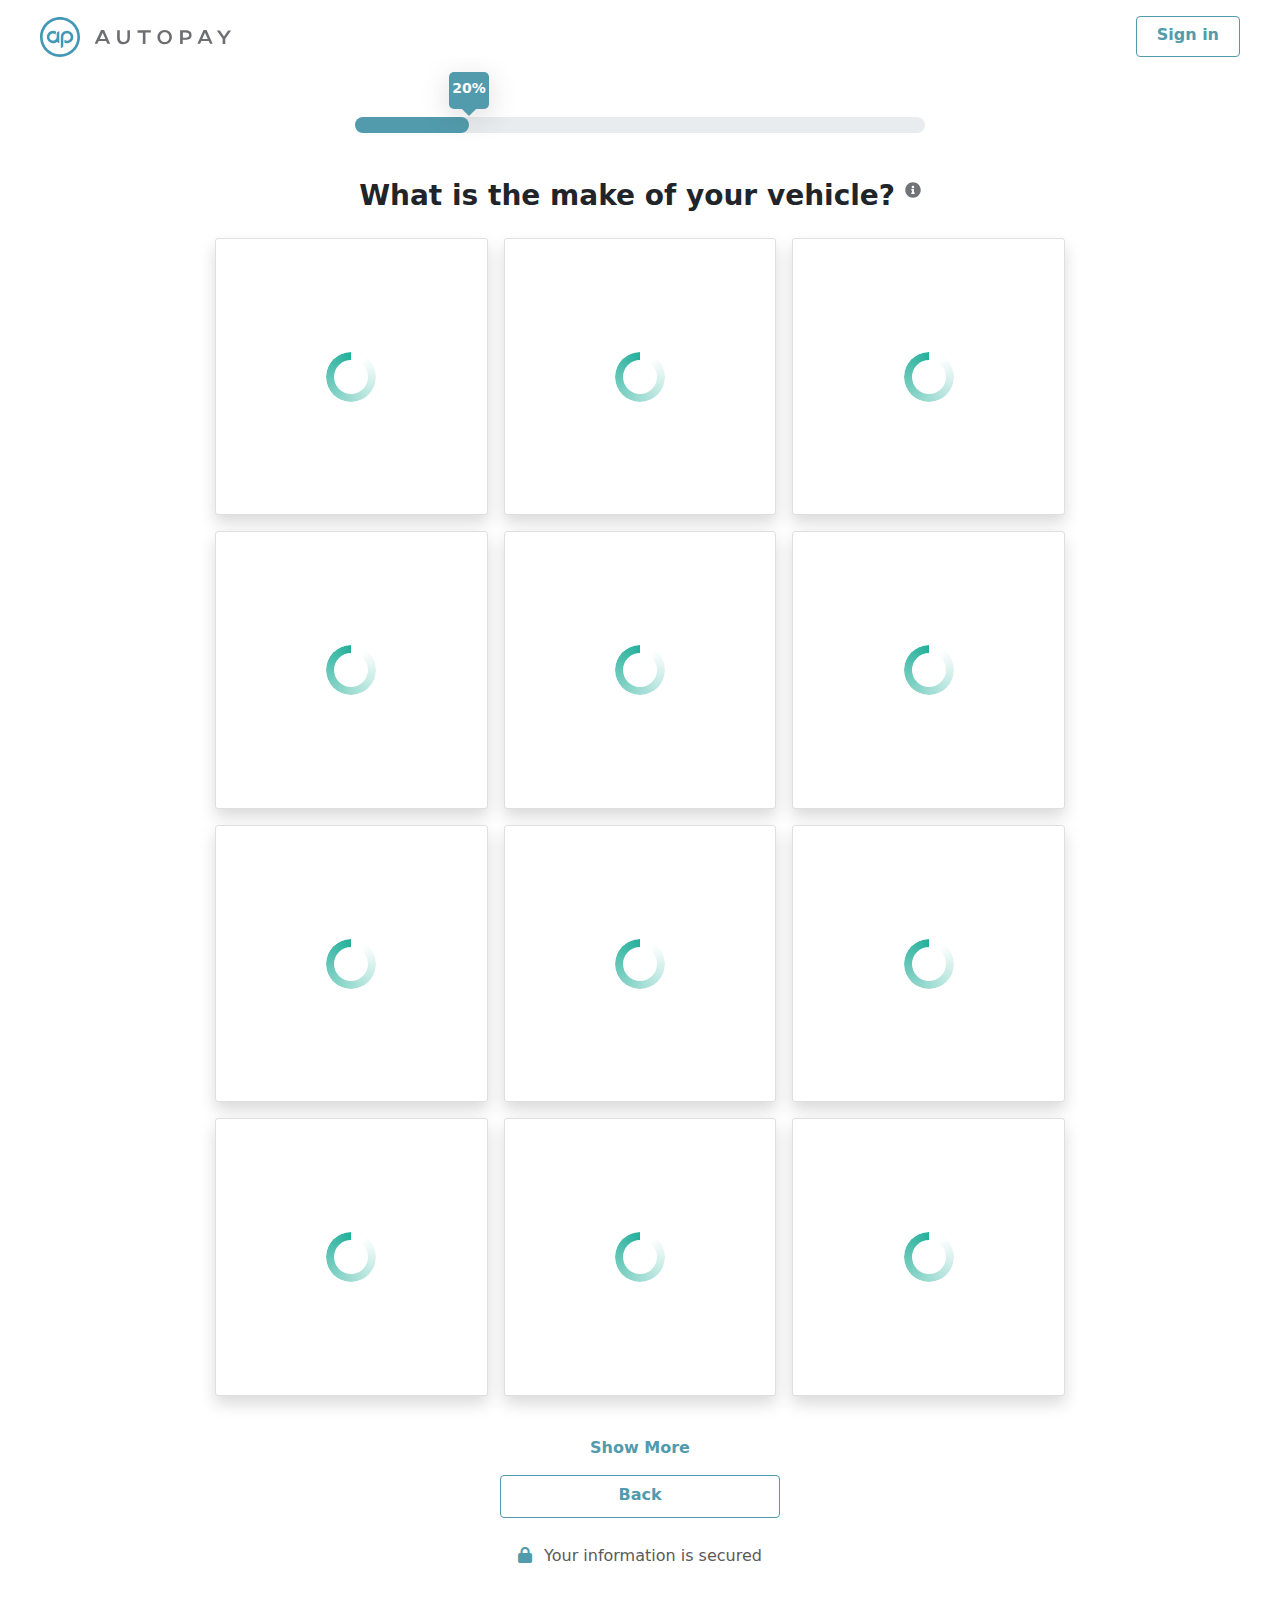
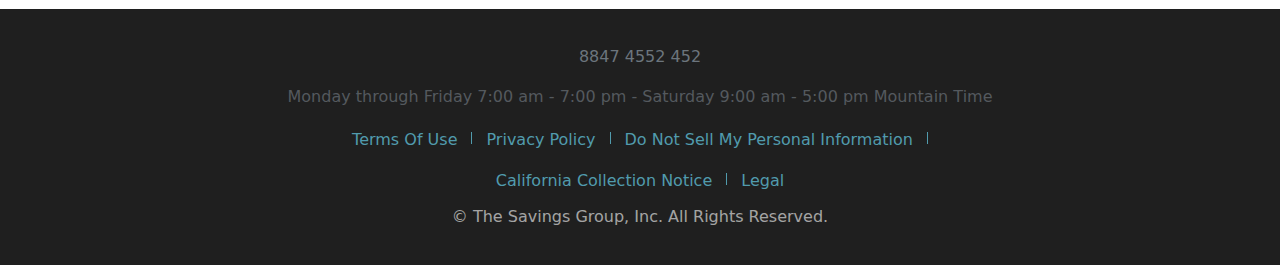
<file: model.html>
<!doctype html>
<html lang="en">

<head>
    <!-- Required Meta Tags -->
    <meta charset="UTF-8">
    <meta http-equiv="X-UA-Compatible" content="IE=edge">
    <meta name="viewport" content="width=device-width, initial-scale=1.0">
    <!-- SEO & Meta Information -->
    <meta name="keywords" content="boot, Bootstrap, Core-Name">
    <meta name="description" content="Core-Name">
    <!-- Page Title -->
    <title>Autopay System</title>
    <!-- Favicon/x-icon -->
    <link rel="shortcut icon" href="assets/images/logo/fav.png" type="image/x-icon">
    <!-- Bootstrap Css-->
    <link rel="stylesheet" href="assets/css/bootstrap.min.css">
    <!-- Nice Select Css -->
    <link rel="stylesheet" href="assets/css/plugins/nice-select.css">
    <!-- FontAwesome Css -->
    <link rel="stylesheet" href="assets/css/plugins/fontawesome.min.css">
    <!-- Aos Animation Css -->
    <link rel="stylesheet" href="assets/css/plugins/aos.css">
    <!-- Main Style.min.css -->
    <link rel="stylesheet" href="assets/css/main.css">
</head>

<body>

    <!-- Main -->
    <main class="main">


        <!-- Header -->
        <header class="header-section d-flex align-items-center justify-content-between px-md-10 px-sm-6 px-4 pt-4">
            <a href="index.html" class="logo">
                <img src="assets/images/autopay-logo.svg" alt="img">
            </a>
            <a href="#" class="signin-btn">
                Sign in
            </a>
        </header>
        <!-- Header -->

        <!-- Global Section -->
        <section class="global-section">
            <div class="container">
                <div class="progress-container-wrap mb-xxl-10 mb-xl-10 mb-lg-9 mb-md-7 mb-sm-6 mb-5">
                    <div class="progress-container" data-percentage='20'>
                        <div class="progress"></div>
                        <div class="percentage">0%</div>
                    </div>
                </div>
                <h4 class="head-title mb-mb-8 mb-sm-6 mb-5 text-center">
                    What is the make of your vehicle?
                    <button type="button" class="pt-3" data-bs-toggle="tooltip" data-bs-placement="top"
                        data-bs-custom-class="custom-tooltip"
                        data-bs-title="The model of your vehicle is referring to the vehicle's name or range of products. Please call 1-844-276-3272">
                        <svg width="24" height="24" aria-hidden="true" focusable="false" data-prefix="fas"
                            data-icon="info-circle" role="img" xmlns="http://www.w3.org/2000/svg" viewBox="0 0 512 512"
                            class="svg-inline--fa fa-info-circle">
                            <path fill="currentColor"
                                d="M256 8C119.043 8 8 119.083 8 256c0 136.997 111.043 248 248 248s248-111.003 248-248C504 119.083 392.957 8 256 8zm0 110c23.196 0 42 18.804 42 42s-18.804 42-42 42-42-18.804-42-42 18.804-42 42-42zm56 254c0 6.627-5.373 12-12 12h-88c-6.627 0-12-5.373-12-12v-24c0-6.627 5.373-12 12-12h12v-64h-12c-6.627 0-12-5.373-12-12v-24c0-6.627 5.373-12 12-12h64c6.627 0 12 5.373 12 12v100h12c6.627 0 12 5.373 12 12v24z">
                            </path>
                        </svg>
                    </button>
                </h4>
                <div class="autoplay-component1 cars-model-inner">
                    <div class="row g-4 mb-xxl-12 mb-xl-10 mb-lg-8 mb-7">
                        <div class="col-sm-6 col-md-6 col-lg-4">
                            <a href="trim.html" class="autoplay-component-item hidden">
                                <span class="loader-bg">
                                    <span class="loader"></span>
                                </span>
                                <span class="icon">
                                    <img src="assets/images/cars/car-collection.png" alt="img">
                                </span>
                                <span class="auto-title">
                                    4Runner
                                </span>
                            </a>
                        </div>
                        <div class="col-sm-6 col-md-6 col-lg-4">
                            <a href="trim.html" class="autoplay-component-item hidden">
                                <span class="loader-bg">
                                    <span class="loader"></span>
                                </span>
                                <span class="icon">
                                    <img src="assets/images/cars/car-collection.png" alt="img">
                                </span>
                                <span class="auto-title">
                                    bZ4X
                                </span>
                            </a>
                        </div>
                        <div class="col-sm-6 col-md-6 col-lg-4">
                            <a href="trim.html" class="autoplay-component-item hidden">
                                <span class="loader-bg">
                                    <span class="loader"></span>
                                </span>
                                <span class="icon">
                                    <img src="assets/images/cars/car-collection.png" alt="img">
                                </span>
                                <span class="auto-title">
                                    Camry
                                </span>
                            </a>
                        </div>
                        <div class="col-sm-6 col-md-6 col-lg-4">
                            <a href="trim.html" class="autoplay-component-item hidden">
                                <span class="loader-bg">
                                    <span class="loader"></span>
                                </span>
                                <span class="icon">
                                    <img src="assets/images/cars/car-collection.png" alt="img">
                                </span>
                                <span class="auto-title">
                                    Corolla
                                </span>
                            </a>
                        </div>
                        <div class="col-sm-6 col-md-6 col-lg-4">
                            <a href="trim.html" class="autoplay-component-item hidden">
                                <span class="loader-bg">
                                    <span class="loader"></span>
                                </span>
                                <span class="icon">
                                    <img src="assets/images/cars/car-collection.png" alt="img">
                                </span>
                                <span class="auto-title">
                                    Corolla Cross
                                </span>
                            </a>
                        </div>
                        <div class="col-sm-6 col-md-6 col-lg-4">
                            <a href="trim.html" class="autoplay-component-item hidden">
                                <span class="loader-bg">
                                    <span class="loader"></span>
                                </span>
                                <span class="icon">
                                    <img src="assets/images/cars/car-collection.png" alt="img">
                                </span>
                                <span class="auto-title">
                                    Corolla Hatchback
                                </span>
                            </a>
                        </div>
                        <div class="col-sm-6 col-md-6 col-lg-4">
                            <a href="trim.html" class="autoplay-component-item hidden">
                                <span class="loader-bg">
                                    <span class="loader"></span>
                                </span>
                                <span class="icon">
                                    <img src="assets/images/cars/car-collection.png" alt="img">
                                </span>
                                <span class="auto-title">
                                    Crown
                                </span>
                            </a>
                        </div>
                        <div class="col-sm-6 col-md-6 col-lg-4">
                            <a href="trim.html" class="autoplay-component-item hidden">
                                <span class="loader-bg">
                                    <span class="loader"></span>
                                </span>
                                <span class="icon">
                                    <img src="assets/images/cars/car-collection.png" alt="img">
                                </span>
                                <span class="auto-title">
                                    GR Corolla
                                </span>
                            </a>
                        </div>
                        <div class="col-sm-6 col-md-6 col-lg-4">
                            <a href="trim.html" class="autoplay-component-item hidden">
                                <span class="loader-bg">
                                    <span class="loader"></span>
                                </span>
                                <span class="icon">
                                    <img src="assets/images/cars/car-collection.png" alt="img">
                                </span>
                                <span class="auto-title">
                                    GR Supra
                                </span>
                            </a>
                        </div>
                        <div class="col-sm-6 col-md-6 col-lg-4">
                            <a href="trim.html" class="autoplay-component-item hidden">
                                <span class="loader-bg">
                                    <span class="loader"></span>
                                </span>
                                <span class="icon">
                                    <img src="assets/images/cars/car-collection.png" alt="img">
                                </span>
                                <span class="auto-title">
                                    GR86
                                </span>
                            </a>
                        </div>
                        <div class="col-sm-6 col-md-6 col-lg-4">
                            <a href="trim.html" class="autoplay-component-item hidden">
                                <span class="loader-bg">
                                    <span class="loader"></span>
                                </span>
                                <span class="icon">
                                    <img src="assets/images/cars/car-collection.png" alt="img">
                                </span>
                                <span class="auto-title">
                                    Grand Highlander
                                </span>
                            </a>
                        </div>
                        <div class="col-sm-6 col-md-6 col-lg-4">
                            <a href="trim.html" class="autoplay-component-item hidden">
                                <span class="loader-bg">
                                    <span class="loader"></span>
                                </span>
                                <span class="icon">
                                    <img src="assets/images/cars/car-collection.png" alt="img">
                                </span>
                                <span class="auto-title">
                                    Highlander
                                </span>
                            </a>
                        </div>
                        <!-- Hide Items-->
                        <div class="col-sm-6 col-md-6 col-lg-4 hidden-item">
                            <a href="trim.html" class="autoplay-component-item hidden">
                                <span class="loader-bg">
                                    <span class="loader"></span>
                                </span>
                                <span class="icon">
                                    <img src="assets/images/cars/car-collection.png" alt="img">
                                </span>
                                <span class="auto-title">
                                    Crown
                                </span>
                            </a>
                        </div>
                        <div class="col-sm-6 col-md-6 col-lg-4 hidden-item">
                            <a href="trim.html" class="autoplay-component-item hidden">
                                <span class="loader-bg">
                                    <span class="loader"></span>
                                </span>
                                <span class="icon">
                                    <img src="assets/images/cars/car-collection.png" alt="img">
                                </span>
                                <span class="auto-title">
                                    GR Corolla
                                </span>
                            </a>
                        </div>
                        <div class="col-sm-6 col-md-6 col-lg-4 hidden-item">
                            <a href="trim.html" class="autoplay-component-item hidden">
                                <span class="loader-bg">
                                    <span class="loader"></span>
                                </span>
                                <span class="icon">
                                    <img src="assets/images/cars/car-collection.png" alt="img">
                                </span>
                                <span class="auto-title">
                                    GR Supra
                                </span>
                            </a>
                        </div>
                        <div class="col-sm-6 col-md-6 col-lg-4 hidden-item">
                            <a href="trim.html" class="autoplay-component-item hidden">
                                <span class="loader-bg">
                                    <span class="loader"></span>
                                </span>
                                <span class="icon">
                                    <img src="assets/images/cars/car-collection.png" alt="img">
                                </span>
                                <span class="auto-title">
                                    GR86
                                </span>
                            </a>
                        </div>
                        <div class="col-sm-6 col-md-6 col-lg-4 hidden-item">
                            <a href="trim.html" class="autoplay-component-item hidden">
                                <span class="loader-bg">
                                    <span class="loader"></span>
                                </span>
                                <span class="icon">
                                    <img src="assets/images/cars/car-collection.png" alt="img">
                                </span>
                                <span class="auto-title">
                                    Grand Highlander
                                </span>
                            </a>
                        </div>
                        <div class="col-sm-6 col-md-6 col-lg-4 hidden-item">
                            <a href="trim.html" class="autoplay-component-item hidden">
                                <span class="loader-bg">
                                    <span class="loader"></span>
                                </span>
                                <span class="icon">
                                    <img src="assets/images/cars/car-collection.png" alt="img">
                                </span>
                                <span class="auto-title">
                                    Highlander
                                </span>
                            </a>
                        </div>
                    </div>
                    <a href="#" class="show-more">Show More</a>
                </div>
                <div class="text-center">
                    <a href="make-brand.html" class="back-btn">
                        Back
                    </a>
                </div>
                <div class="secure-lock d-flex gap-3 align-items-center justify-content-center mt-6">
                    <i class="fa-solid fa-lock"></i> Your information is secured
                </div>
            </div>
        </section>

    </main>

    <!-- Footer -->
    <footer class="footer-section py-xxl-10 py-xl-9 py-8">
        <div class="container">
            <div class="footer-wrapper">
                <div class="footer-date-area gap-xxl-5 gap-xl-4 gap-3 justify-content-center text-center mb-4">
                    <a href="#0">8847 4552 452</a>
                    <p>Monday through Friday 7:00 am - 7:00 pm - Saturday 9:00 am - 5:00 pm Mountain Time</p>
                </div>
                <ul class="terms-area mb-3">
                    <li>
                        <a href="#">
                            Terms Of Use
                        </a>
                    </li>
                    <li class="line"></li>
                    <li>
                        <a href="#">
                            Privacy Policy
                        </a>
                    </li>
                    <li class="line"></li>
                    <li>
                        <a href="#">
                            Do Not Sell My Personal Information
                        </a>
                    </li>
                    <li class="line"></li>
                    <li>
                        <a href="#">
                            California Collection
                            Notice
                        </a>
                    </li>
                    <li class="line"></li>
                    <li>
                        <a href="#">
                            Legal
                        </a>
                    </li>
                </ul>
                <p class="text-center copyright">
                    &copy; The Savings Group, Inc. All Rights Reserved.
                </p>
            </div>
        </div>
    </footer>



    <!-- JavaScript & Plugin Scripts>> -->
    <!-- Core Libraries -->
    <script src="assets/js/plugins/jquery-min.js"></script>
    <script src="assets/js/plugins/bootstrap.js"></script>
    <script src="assets/js/plugins/aos.js"></script>
    <script src="assets/js/plugins/jquery.nice-select.min.js"></script>
    <!-- Custom Script -->
    <script src="assets/js/modal-custom.js"></script>
    <script src="assets/js/main.js"></script>

</body>

</html>
</file>
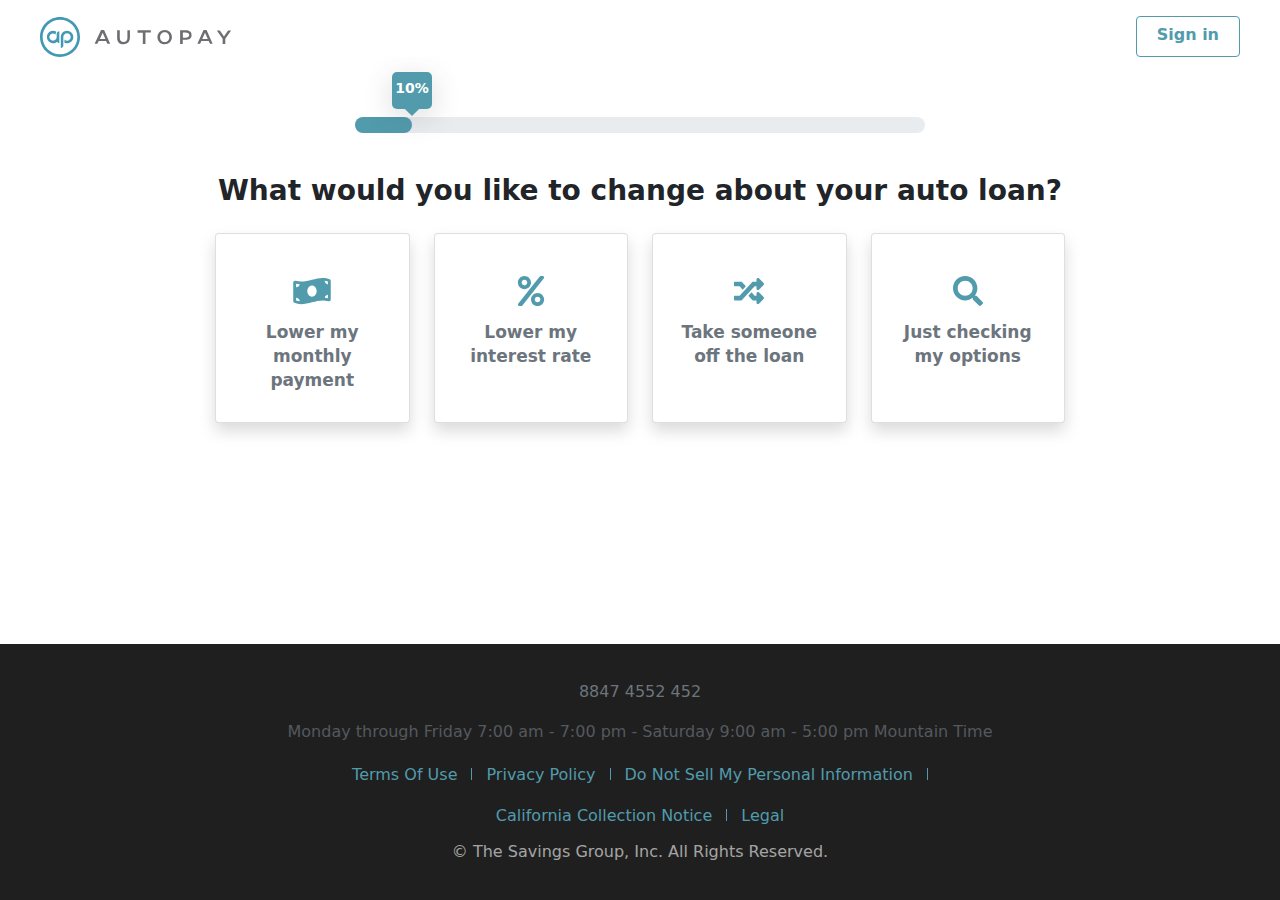
<file: pre-component.html>
<!doctype html>
<html lang="en">

<head>
    <!-- Required Meta Tags -->
    <meta charset="UTF-8">
    <meta http-equiv="X-UA-Compatible" content="IE=edge">
    <meta name="viewport" content="width=device-width, initial-scale=1.0">
    <!-- SEO & Meta Information -->
    <meta name="keywords" content="boot, Bootstrap, Core-Name">
    <meta name="description" content="Core-Name">
    <!-- Page Title -->
    <title>Autopay System</title>
    <!-- Favicon/x-icon -->
    <link rel="shortcut icon" href="assets/images/logo/fav.png" type="image/x-icon">
    <!-- Bootstrap Css-->
    <link rel="stylesheet" href="assets/css/bootstrap.min.css">
    <!-- Nice Select Css -->
    <link rel="stylesheet" href="assets/css/plugins/nice-select.css">
    <!-- FontAwesome Css -->
    <link rel="stylesheet" href="assets/css/plugins/fontawesome.min.css">
    <!-- Aos Animation Css -->
    <link rel="stylesheet" href="assets/css/plugins/aos.css">
    <!-- Main Style.min.css -->
    <link rel="stylesheet" href="assets/css/main.css">
</head>

<body class="custom-vh">

    <!-- Main -->
    <main class="main">

        <div class="adjustment-header-global">
            <!-- Header -->
            <header class="header-section d-flex align-items-center justify-content-between px-md-10 px-sm-6 px-4 pt-4">
                <a href="index.html" class="logo">
                    <img src="assets/images/autopay-logo.svg" alt="img">
                </a>
                <a href="#" class="signin-btn">
                    Sign in
                </a>
            </header>
            <!-- Header -->
    
            <!-- Global Section -->
            <section class="global-section">
                <div class="container">
                    <div class="progress-container-wrap mb-xxl-10 mb-xl-10 mb-lg-9 mb-md-7 mb-sm-6 mb-5">
                        <div class="progress-container" data-percentage='10'>
                            <div class="progress"></div>
                            <div class="percentage">0%</div>
                        </div>
                    </div>
                    <h4 class="head-title mb-mb-8 mb-sm-6 mb-5 text-center">What would you like to change about your auto
                        loan?</h4>
                    <div class="autoplay-component1 pre-component">
                        <div class="row g-6">
                            <div class="col-sm-6 col-md-6 col-lg-3">
                                <a href="years.html" class="autoplay-component-item">
                                    <span class="icon">
                                        <svg data-v-513b3343="" aria-hidden="true" focusable="false" data-prefix="fas"
                                            data-icon="money-bill-wave" role="img" xmlns="http://www.w3.org/2000/svg"
                                            viewBox="0 0 640 512"
                                            class="mt-3 fa-2x lead-channel-primary-color svg-inline--fa fa-money-bill-wave fa-w-20">
                                            <path data-v-513b3343="" fill="currentColor"
                                                d="M621.16 54.46C582.37 38.19 543.55 32 504.75 32c-123.17-.01-246.33 62.34-369.5 62.34-30.89 0-61.76-3.92-92.65-13.72-3.47-1.1-6.95-1.62-10.35-1.62C15.04 79 0 92.32 0 110.81v317.26c0 12.63 7.23 24.6 18.84 29.46C57.63 473.81 96.45 480 135.25 480c123.17 0 246.34-62.35 369.51-62.35 30.89 0 61.76 3.92 92.65 13.72 3.47 1.1 6.95 1.62 10.35 1.62 17.21 0 32.25-13.32 32.25-31.81V83.93c-.01-12.64-7.24-24.6-18.85-29.47zM48 132.22c20.12 5.04 41.12 7.57 62.72 8.93C104.84 170.54 79 192.69 48 192.69v-60.47zm0 285v-47.78c34.37 0 62.18 27.27 63.71 61.4-22.53-1.81-43.59-6.31-63.71-13.62zM320 352c-44.19 0-80-42.99-80-96 0-53.02 35.82-96 80-96s80 42.98 80 96c0 53.03-35.83 96-80 96zm272 27.78c-17.52-4.39-35.71-6.85-54.32-8.44 5.87-26.08 27.5-45.88 54.32-49.28v57.72zm0-236.11c-30.89-3.91-54.86-29.7-55.81-61.55 19.54 2.17 38.09 6.23 55.81 12.66v48.89z"
                                                class=""></path>
                                        </svg>
                                    </span>
                                    <span class="auto-title">
                                        Lower my monthly payment
                                    </span>
                                </a>
                            </div>
                            <div class="col-sm-6 col-md-6 col-lg-3">
                                <a href="years.html" class="autoplay-component-item">
                                    <span class="icon">
                                        <svg data-v-513b3343="" aria-hidden="true" focusable="false" data-prefix="fas"
                                            data-icon="percent" role="img" xmlns="http://www.w3.org/2000/svg"
                                            viewBox="0 0 448 512"
                                            class="mt-3 fa-2x lead-channel-primary-color svg-inline--fa fa-percent fa-w-14">
                                            <path data-v-513b3343="" fill="currentColor"
                                                d="M112 224c61.9 0 112-50.1 112-112S173.9 0 112 0 0 50.1 0 112s50.1 112 112 112zm0-160c26.5 0 48 21.5 48 48s-21.5 48-48 48-48-21.5-48-48 21.5-48 48-48zm224 224c-61.9 0-112 50.1-112 112s50.1 112 112 112 112-50.1 112-112-50.1-112-112-112zm0 160c-26.5 0-48-21.5-48-48s21.5-48 48-48 48 21.5 48 48-21.5 48-48 48zM392.3.2l31.6-.1c19.4-.1 30.9 21.8 19.7 37.8L77.4 501.6a23.95 23.95 0 0 1-19.6 10.2l-33.4.1c-19.5 0-30.9-21.9-19.7-37.8l368-463.7C377.2 4 384.5.2 392.3.2z"
                                                class=""></path>
                                        </svg>
                                    </span>
                                    <span class="auto-title">
                                        Lower my interest rate
                                    </span>
                                </a>
                            </div>
                            <div class="col-sm-6 col-md-6 col-lg-3">
                                <a href="years.html" class="autoplay-component-item">
                                    <span class="icon">
                                        <svg data-v-513b3343="" aria-hidden="true" focusable="false" data-prefix="fas"
                                            data-icon="random" role="img" xmlns="http://www.w3.org/2000/svg"
                                            viewBox="0 0 512 512"
                                            class="mt-3 fa-2x lead-channel-primary-color svg-inline--fa fa-random fa-w-16">
                                            <path data-v-513b3343="" fill="currentColor"
                                                d="M504.971 359.029c9.373 9.373 9.373 24.569 0 33.941l-80 79.984c-15.01 15.01-40.971 4.49-40.971-16.971V416h-58.785a12.004 12.004 0 0 1-8.773-3.812l-70.556-75.596 53.333-57.143L352 336h32v-39.981c0-21.438 25.943-31.998 40.971-16.971l80 79.981zM12 176h84l52.781 56.551 53.333-57.143-70.556-75.596A11.999 11.999 0 0 0 122.785 96H12c-6.627 0-12 5.373-12 12v56c0 6.627 5.373 12 12 12zm372 0v39.984c0 21.46 25.961 31.98 40.971 16.971l80-79.984c9.373-9.373 9.373-24.569 0-33.941l-80-79.981C409.943 24.021 384 34.582 384 56.019V96h-58.785a12.004 12.004 0 0 0-8.773 3.812L96 336H12c-6.627 0-12 5.373-12 12v56c0 6.627 5.373 12 12 12h110.785c3.326 0 6.503-1.381 8.773-3.812L352 176h32z"
                                                class=""></path>
                                        </svg>
                                    </span>
                                    <span class="auto-title">
                                        Take someone off the loan
                                    </span>
                                </a>
                            </div>
                            <div class="col-sm-6 col-md-6 col-lg-3">
                                <a href="years.html" class="autoplay-component-item">
                                    <span class="icon">
                                        <svg data-v-513b3343="" aria-hidden="true" focusable="false" data-prefix="fas"
                                            data-icon="search" role="img" xmlns="http://www.w3.org/2000/svg"
                                            viewBox="0 0 512 512"
                                            class="mt-3 fa-2x lead-channel-primary-color svg-inline--fa fa-search fa-w-16">
                                            <path data-v-513b3343="" fill="currentColor"
                                                d="M505 442.7L405.3 343c-4.5-4.5-10.6-7-17-7H372c27.6-35.3 44-79.7 44-128C416 93.1 322.9 0 208 0S0 93.1 0 208s93.1 208 208 208c48.3 0 92.7-16.4 128-44v16.3c0 6.4 2.5 12.5 7 17l99.7 99.7c9.4 9.4 24.6 9.4 33.9 0l28.3-28.3c9.4-9.4 9.4-24.6.1-34zM208 336c-70.7 0-128-57.2-128-128 0-70.7 57.2-128 128-128 70.7 0 128 57.2 128 128 0 70.7-57.2 128-128 128z"
                                                class=""></path>
                                        </svg>
                                    </span>
                                    <span class="auto-title">
                                        Just checking my options
                                    </span>
                                </a>
                            </div>
                        </div>
                    </div>
                </div>
            </section>
        </div>

    </main>

    <!-- Footer -->
    <footer class="footer-section py-xxl-10 py-xl-9 py-8">
        <div class="container">
            <div class="footer-wrapper">
                <div class="footer-date-area gap-xxl-5 gap-xl-4 gap-3 justify-content-center text-center mb-4">
                    <a href="#0">8847 4552 452</a>
                    <p>Monday through Friday 7:00 am - 7:00 pm - Saturday 9:00 am - 5:00 pm Mountain Time</p>
                </div>
                <ul class="terms-area mb-3">
                    <li>
                        <a href="#">
                            Terms Of Use
                        </a>
                    </li>
                    <li class="line"></li>
                    <li>
                        <a href="#">
                            Privacy Policy
                        </a>
                    </li>
                    <li class="line"></li>
                    <li>
                        <a href="#">
                            Do Not Sell My Personal Information
                        </a>
                    </li>
                    <li class="line"></li>
                    <li>
                        <a href="#">
                            California Collection
                            Notice
                        </a>
                    </li>
                    <li class="line"></li>
                    <li>
                        <a href="#">
                            Legal
                        </a>
                    </li>
                </ul>
                <p class="text-center copyright">
                    &copy; The Savings Group, Inc. All Rights Reserved.
                </p>
            </div>
        </div>
    </footer>



    <!-- JavaScript & Plugin Scripts>> -->
    <!-- Core Libraries -->
    <script src="assets/js/plugins/jquery-min.js"></script>
    <script src="assets/js/plugins/bootstrap.js"></script>
    <script src="assets/js/plugins/aos.js"></script>
    <script src="assets/js/plugins/jquery.nice-select.min.js"></script>
    <!-- Custom Script -->
    <script src="assets/js/main.js"></script>

</body>

</html>
</file>
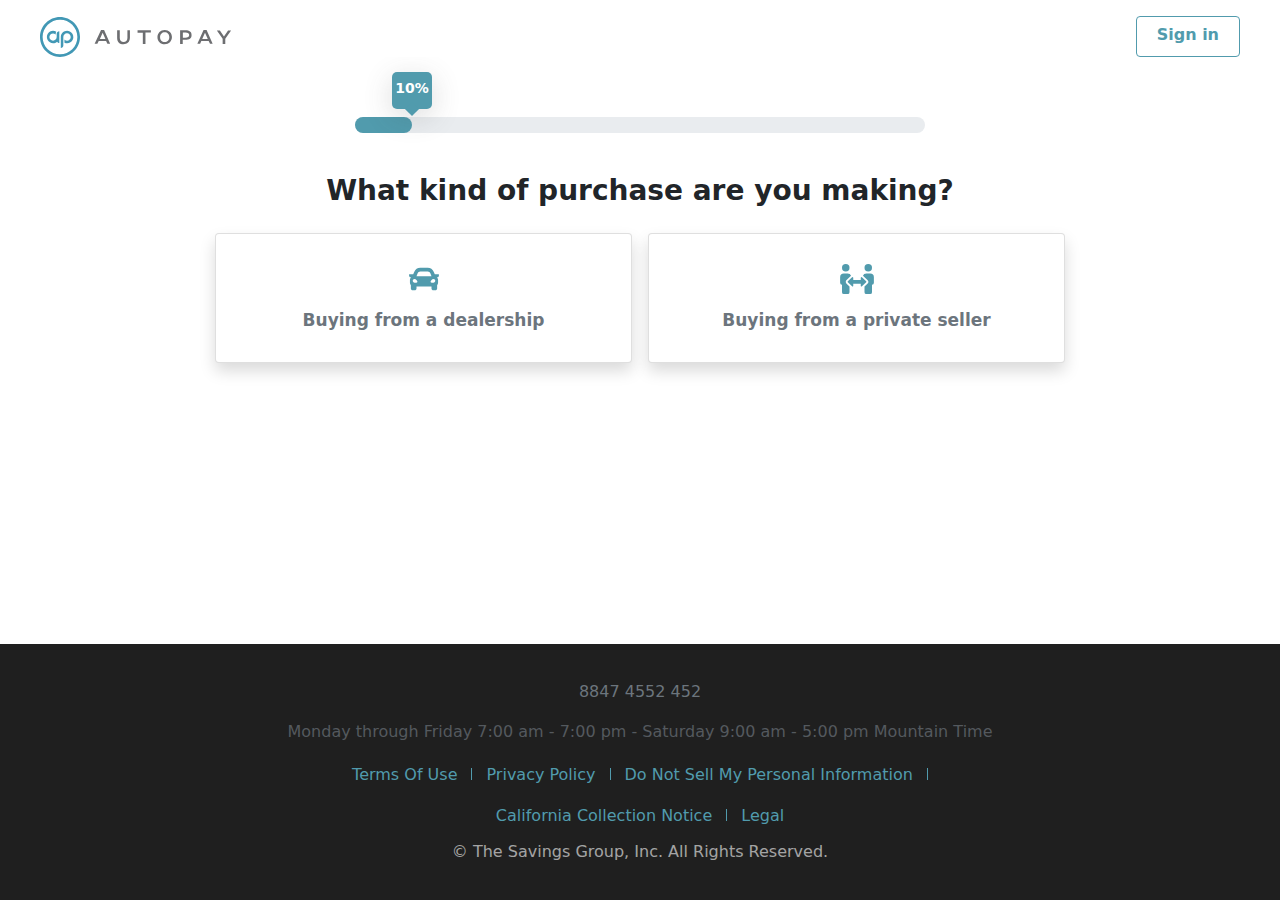
<file: pre-purchase.html>
<!doctype html>
<html lang="en">

<head>
    <!-- Required Meta Tags -->
    <meta charset="UTF-8">
    <meta http-equiv="X-UA-Compatible" content="IE=edge">
    <meta name="viewport" content="width=device-width, initial-scale=1.0">
    <!-- SEO & Meta Information -->
    <meta name="keywords" content="boot, Bootstrap, Core-Name">
    <meta name="description" content="Core-Name">
    <!-- Page Title -->
    <title>Autopay System</title>
    <!-- Favicon/x-icon -->
    <link rel="shortcut icon" href="assets/images/logo/fav.png" type="image/x-icon">
    <!-- Bootstrap Css-->
    <link rel="stylesheet" href="assets/css/bootstrap.min.css">
    <!-- Nice Select Css -->
    <link rel="stylesheet" href="assets/css/plugins/nice-select.css">
    <!-- FontAwesome Css -->
    <link rel="stylesheet" href="assets/css/plugins/fontawesome.min.css">
    <!-- Aos Animation Css -->
    <link rel="stylesheet" href="assets/css/plugins/aos.css">
    <!-- Main Style.min.css -->
    <link rel="stylesheet" href="assets/css/main.css">
</head>

<body class="custom-vh">

    <!-- Main -->
    <main class="main">

        <div class="adjustment-header-global">
            <!-- Header -->
            <header class="header-section d-flex align-items-center justify-content-between px-md-10 px-sm-6 px-4 pt-4">
                <a href="index.html" class="logo">
                    <img src="assets/images/autopay-logo.svg" alt="img">
                </a>
                <a href="#" class="signin-btn">
                    Sign in
                </a>
            </header>
            <!-- Header -->
    
            <!-- Global Section -->
            <section class="global-section">
                <div class="container">
                    <div class="progress-container-wrap mb-xxl-10 mb-xl-10 mb-lg-9 mb-md-7 mb-sm-6 mb-5">
                        <div class="progress-container" data-percentage='10'>
                            <div class="progress"></div>
                            <div class="percentage">0%</div>
                        </div>
                    </div>
                    <h4 class="head-title mb-mb-8 mb-sm-6 mb-5 text-center">What kind of purchase are you making?</h4>
                    <div class="autoplay-component1 pre-component">
                        <div class="row g-4">
                            <div class="col-sm-6 col-md-6 col-lg-6">
                                <a href="years.html" class="autoplay-component-item">
                                    <span class="icon">
                                        <svg data-v-513b3343="" aria-hidden="true" focusable="false" data-prefix="fas"
                                            data-icon="car" role="img" xmlns="http://www.w3.org/2000/svg"
                                            viewBox="0 0 512 512" class="m-0">
                                            <path data-v-513b3343="" fill="currentColor"
                                                d="M499.99 176h-59.87l-16.64-41.6C406.38 91.63 365.57 64 319.5 64h-127c-46.06 0-86.88 27.63-103.99 70.4L71.87 176H12.01C4.2 176-1.53 183.34.37 190.91l6 24C7.7 220.25 12.5 224 18.01 224h20.07C24.65 235.73 16 252.78 16 272v48c0 16.12 6.16 30.67 16 41.93V416c0 17.67 14.33 32 32 32h32c17.67 0 32-14.33 32-32v-32h256v32c0 17.67 14.33 32 32 32h32c17.67 0 32-14.33 32-32v-54.07c9.84-11.25 16-25.8 16-41.93v-48c0-19.22-8.65-36.27-22.07-48H494c5.51 0 10.31-3.75 11.64-9.09l6-24c1.89-7.57-3.84-14.91-11.65-14.91zm-352.06-17.83c7.29-18.22 24.94-30.17 44.57-30.17h127c19.63 0 37.28 11.95 44.57 30.17L384 208H128l19.93-49.83zM96 319.8c-19.2 0-32-12.76-32-31.9S76.8 256 96 256s48 28.71 48 47.85-28.8 15.95-48 15.95zm320 0c-19.2 0-48 3.19-48-15.95S396.8 256 416 256s32 12.76 32 31.9-12.8 31.9-32 31.9z"
                                                class=""></path>
                                        </svg>
                                    </span>
                                    <span class="auto-title">
                                        Buying from a dealership
                                    </span>
                                </a>
                            </div>
                            <div class="col-sm-6 col-md-6 col-lg-6">
                                <a href="years.html" class="autoplay-component-item">
                                    <span class="icon">
                                        <svg data-v-513b3343="" aria-hidden="true" focusable="false" data-prefix="fas"
                                            data-icon="people-arrows" role="img" xmlns="http://www.w3.org/2000/svg"
                                            viewBox="0 0 576 512" class="mt-0">
                                            <path data-v-513b3343="" fill="currentColor"
                                                d="M96,128A64,64,0,1,0,32,64,64,64,0,0,0,96,128Zm0,176.08a44.11,44.11,0,0,1,13.64-32L181.77,204c1.65-1.55,3.77-2.31,5.61-3.57A63.91,63.91,0,0,0,128,160H64A64,64,0,0,0,0,224v96a32,32,0,0,0,32,32V480a32,32,0,0,0,32,32h64a32,32,0,0,0,32-32V383.61l-50.36-47.53A44.08,44.08,0,0,1,96,304.08ZM480,128a64,64,0,1,0-64-64A64,64,0,0,0,480,128Zm32,32H448a63.91,63.91,0,0,0-59.38,40.42c1.84,1.27,4,2,5.62,3.59l72.12,68.06a44.37,44.37,0,0,1,0,64L416,383.62V480a32,32,0,0,0,32,32h64a32,32,0,0,0,32-32V352a32,32,0,0,0,32-32V224A64,64,0,0,0,512,160ZM444.4,295.34l-72.12-68.06A12,12,0,0,0,352,236v36H224V236a12,12,0,0,0-20.28-8.73L131.6,295.34a12.4,12.4,0,0,0,0,17.47l72.12,68.07A12,12,0,0,0,224,372.14V336H352v36.14a12,12,0,0,0,20.28,8.74l72.12-68.07A12.4,12.4,0,0,0,444.4,295.34Z"
                                                class=""></path>
                                        </svg>
                                    </span>
                                    <span class="auto-title">
                                        Buying from a private seller
                                    </span>
                                </a>
                            </div>
                        </div>
                    </div>
                </div>
            </section>
        </div>

    </main>

    <!-- Footer -->
    <footer class="footer-section py-xxl-10 py-xl-9 py-8">
        <div class="container">
            <div class="footer-wrapper">
                <div class="footer-date-area gap-xxl-5 gap-xl-4 gap-3 justify-content-center text-center mb-4">
                    <a href="#0">8847 4552 452</a>
                    <p>Monday through Friday 7:00 am - 7:00 pm - Saturday 9:00 am - 5:00 pm Mountain Time</p>
                </div>
                <ul class="terms-area mb-3">
                    <li>
                        <a href="#">
                            Terms Of Use
                        </a>
                    </li>
                    <li class="line"></li>
                    <li>
                        <a href="#">
                            Privacy Policy
                        </a>
                    </li>
                    <li class="line"></li>
                    <li>
                        <a href="#">
                            Do Not Sell My Personal Information
                        </a>
                    </li>
                    <li class="line"></li>
                    <li>
                        <a href="#">
                            California Collection
                            Notice
                        </a>
                    </li>
                    <li class="line"></li>
                    <li>
                        <a href="#">
                            Legal
                        </a>
                    </li>
                </ul>
                <p class="text-center copyright">
                    &copy; The Savings Group, Inc. All Rights Reserved.
                </p>
            </div>
        </div>
    </footer>



    <!-- JavaScript & Plugin Scripts>> -->
    <!-- Core Libraries -->
    <script src="assets/js/plugins/jquery-min.js"></script>
    <script src="assets/js/plugins/bootstrap.js"></script>
    <script src="assets/js/plugins/aos.js"></script>
    <script src="assets/js/plugins/jquery.nice-select.min.js"></script>
    <!-- Custom Script -->
    <script src="assets/js/main.js"></script>

</body>

</html>
</file>
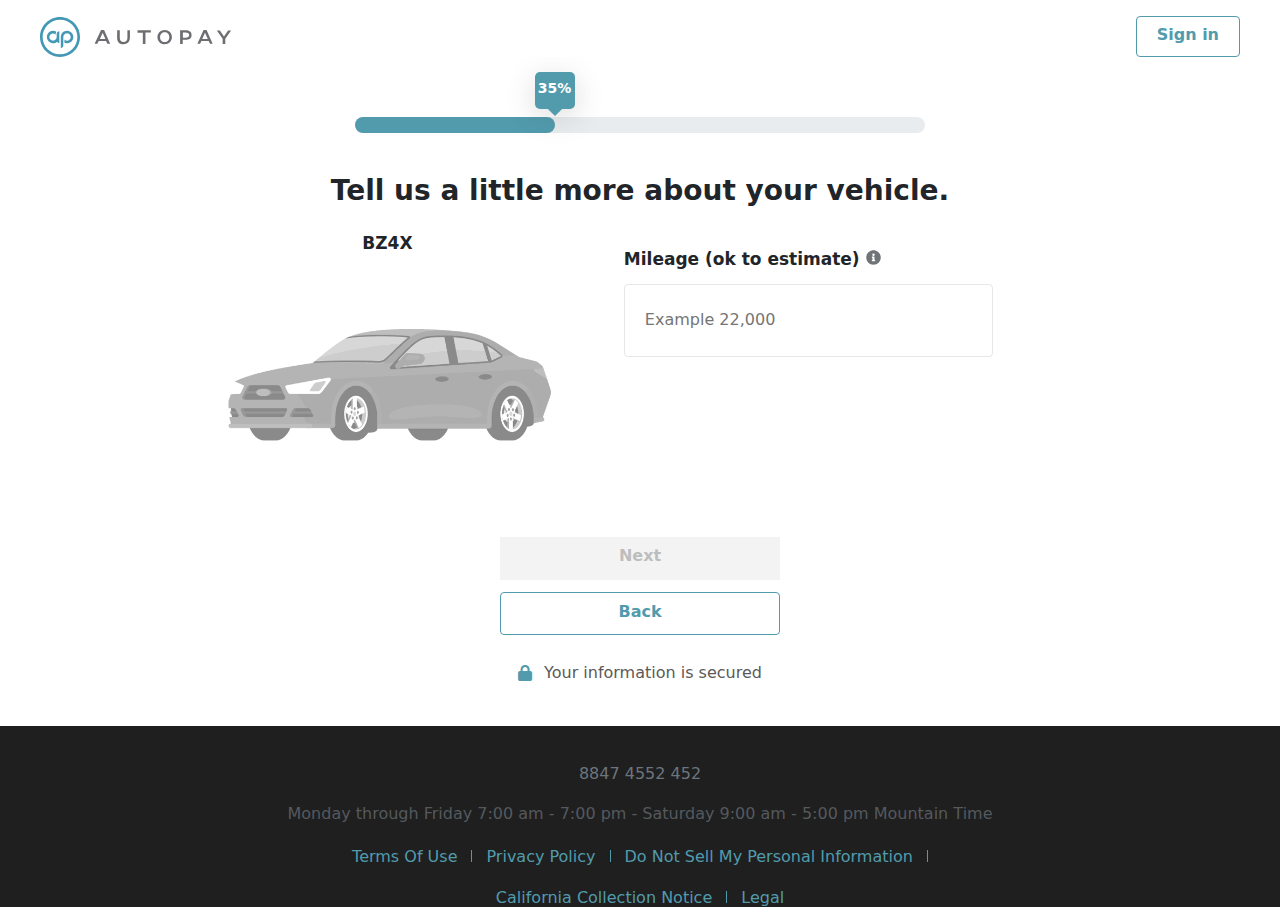
<file: trim-details.html>
<!doctype html>
<html lang="en">

<head>
    <!-- Required Meta Tags -->
    <meta charset="UTF-8">
    <meta http-equiv="X-UA-Compatible" content="IE=edge">
    <meta name="viewport" content="width=device-width, initial-scale=1.0">
    <!-- SEO & Meta Information -->
    <meta name="keywords" content="boot, Bootstrap, Core-Name">
    <meta name="description" content="Core-Name">
    <!-- Page Title -->
    <title>Autopay System</title>
    <!-- Favicon/x-icon -->
    <link rel="shortcut icon" href="assets/images/logo/fav.png" type="image/x-icon">
    <!-- Bootstrap Css-->
    <link rel="stylesheet" href="assets/css/bootstrap.min.css">
    <!-- Nice Select Css -->
    <link rel="stylesheet" href="assets/css/plugins/nice-select.css">
    <!-- FontAwesome Css -->
    <link rel="stylesheet" href="assets/css/plugins/fontawesome.min.css">
    <!-- Aos Animation Css -->
    <link rel="stylesheet" href="assets/css/plugins/aos.css">
    <!-- Main Style.min.css -->
    <link rel="stylesheet" href="assets/css/main.css">
</head>

<body class="custom-vh position-relative">

    <!-- Main -->
    <main class="main">

        <!-- Header -->
        <header class="header-section d-flex align-items-center justify-content-between px-md-10 px-sm-6 px-4 pt-4">
            <a href="index.html" class="logo">
                <img src="assets/images/autopay-logo.svg" alt="img">
            </a>
            <a href="#" class="signin-btn">
                Sign in
            </a>
        </header>
        <!-- Header -->

        <!-- Global Section -->
        <section class="global-section">
            <div class="container">
                <div class="progress-container-wrap mb-xxl-10 mb-xl-10 mb-lg-9 mb-md-7 mb-sm-6 mb-5">
                    <div class="progress-container" data-percentage='35'>
                        <div class="progress"></div>
                        <div class="percentage">0%</div>
                    </div>
                </div>
                <h4 class="head-title mb-mb-8 mb-sm-6 mb-5 text-center">Tell us a little more about your vehicle.</h4>
                <div class="autoplay-component1">
                    <div class="row g-4 mb-xxl-7 mb-xl-6 mb-lg-5 mb-4">
                        <div class="col-lg-5 col-md-6">
                            <h6 class="text-uppercase fw-bold text-center">bZ4X</h6>
                            <div class="trim-thumb">
                                <img src="assets/images/cars/car-collection.png" alt="img">
                            </div>
                        </div>
                        <div class="col-lg-6 col-md-6">
                            <div class="team-information ps-xl-12">
                                <h6 class="fw-semibold mb-3 heading-subtitle">
                                    Mileage (ok to estimate)
                                    <button type="button" class="pt-3" data-bs-toggle="tooltip" data-bs-placement="top"
                                        data-bs-custom-class="custom-tooltip"
                                        data-bs-title="The model of your vehicle is referring to the vehicle's name or range of products. Please call 1-844-276-3272">
                                        <svg width="24" height="24" aria-hidden="true" focusable="false"
                                            data-prefix="fas" data-icon="info-circle" role="img"
                                            xmlns="http://www.w3.org/2000/svg" viewBox="0 0 512 512"
                                            class="svg-inline--fa fa-info-circle">
                                            <path fill="currentColor"
                                                d="M256 8C119.043 8 8 119.083 8 256c0 136.997 111.043 248 248 248s248-111.003 248-248C504 119.083 392.957 8 256 8zm0 110c23.196 0 42 18.804 42 42s-18.804 42-42 42-42-18.804-42-42 18.804-42 42-42zm56 254c0 6.627-5.373 12-12 12h-88c-6.627 0-12-5.373-12-12v-24c0-6.627 5.373-12 12-12h12v-64h-12c-6.627 0-12-5.373-12-12v-24c0-6.627 5.373-12 12-12h64c6.627 0 12 5.373 12 12v100h12c6.627 0 12 5.373 12 12v24z">
                                            </path>
                                        </svg>
                                    </button>
                                </h6>
                                <form action="#" class="mileage-form">
                                    <input type="text" id="formattedInput" required placeholder="Example 22,000"
                                        class="input-field p-3" />
                                </form>
                            </div>
                        </div>
                    </div>
                </div>
                <div class="text-center d-grid gap-3 justify-content-center">
                    <a href="#0" class="hidable-btn cus-zin" data-bs-toggle="modal" data-bs-target="#exampleModal">
                        Next
                    </a>
                    <a href="trim.html" class="back-btn">
                        Back
                    </a>
                </div>
                <div class="secure-lock d-flex gap-3 align-items-center justify-content-center mt-6">
                    <i class="fa-solid fa-lock"></i> Your information is secured
                </div>
            </div>
        </section>

    </main>

    <!-- Footer -->
    <footer class="footer-section footer-custom-bottom pt-xxl-10 pt-xl-9 pt-8">
        <div class="container">
            <div class="footer-wrapper">
                <div class="footer-date-area gap-xxl-5 gap-xl-4 gap-3 justify-content-center text-center mb-4">
                    <a href="#0">8847 4552 452</a>
                    <p>Monday through Friday 7:00 am - 7:00 pm - Saturday 9:00 am - 5:00 pm Mountain Time</p>
                </div>
                <ul class="terms-area mb-3">
                    <li>
                        <a href="#">
                            Terms Of Use
                        </a>
                    </li>
                    <li class="line"></li>
                    <li>
                        <a href="#">
                            Privacy Policy
                        </a>
                    </li>
                    <li class="line"></li>
                    <li>
                        <a href="#">
                            Do Not Sell My Personal Information
                        </a>
                    </li>
                    <li class="line"></li>
                    <li>
                        <a href="#">
                            California Collection
                            Notice
                        </a>
                    </li>
                    <li class="line"></li>
                    <li>
                        <a href="#">
                            Legal
                        </a>
                    </li>
                </ul>
                <p class="text-center copyright">
                    &copy; The Savings Group, Inc. All Rights Reserved.
                </p>
            </div>
        </div>
    </footer>


    <div class="modal fade" id="exampleModal" tabindex="-1" aria-labelledby="exampleModalLabel" aria-hidden="true">
        <div class="modal-dialog modal-dialog-centered">
            <div class="modal-content py-6 px-4">
                <div class="modal-body p-0 text-center border-0 mb-4">
                    <p>
                        Please confirm your mileage is
                    </p>
                    <span>
                        45521 254 15
                    </span>
                </div>
                <div class="modal-footer p-0 border-0 justify-content-center">
                    <a href="contact.html" class="accept-btn active">Accept</a>
                    <button type="button" class="accept-btn" data-bs-dismiss="modal">Change</button>
                </div>
            </div>
        </div>
    </div>


    <div class="hidable-btncus" data-bs-toggle="modal" data-bs-target="#exampleModal"></div>


    <!-- JavaScript & Plugin Scripts>> -->
    <!-- Core Libraries -->
    <script src="assets/js/plugins/jquery-min.js"></script>
    <script src="assets/js/plugins/bootstrap.js"></script>
    <script src="assets/js/plugins/aos.js"></script>
    <script src="assets/js/plugins/jquery.nice-select.min.js"></script>
    <!-- Custom Script -->
    <script src="assets/js/trim-details-custom.js"></script>
    <script src="assets/js/main.js"></script>


</body>

</html>
</file>
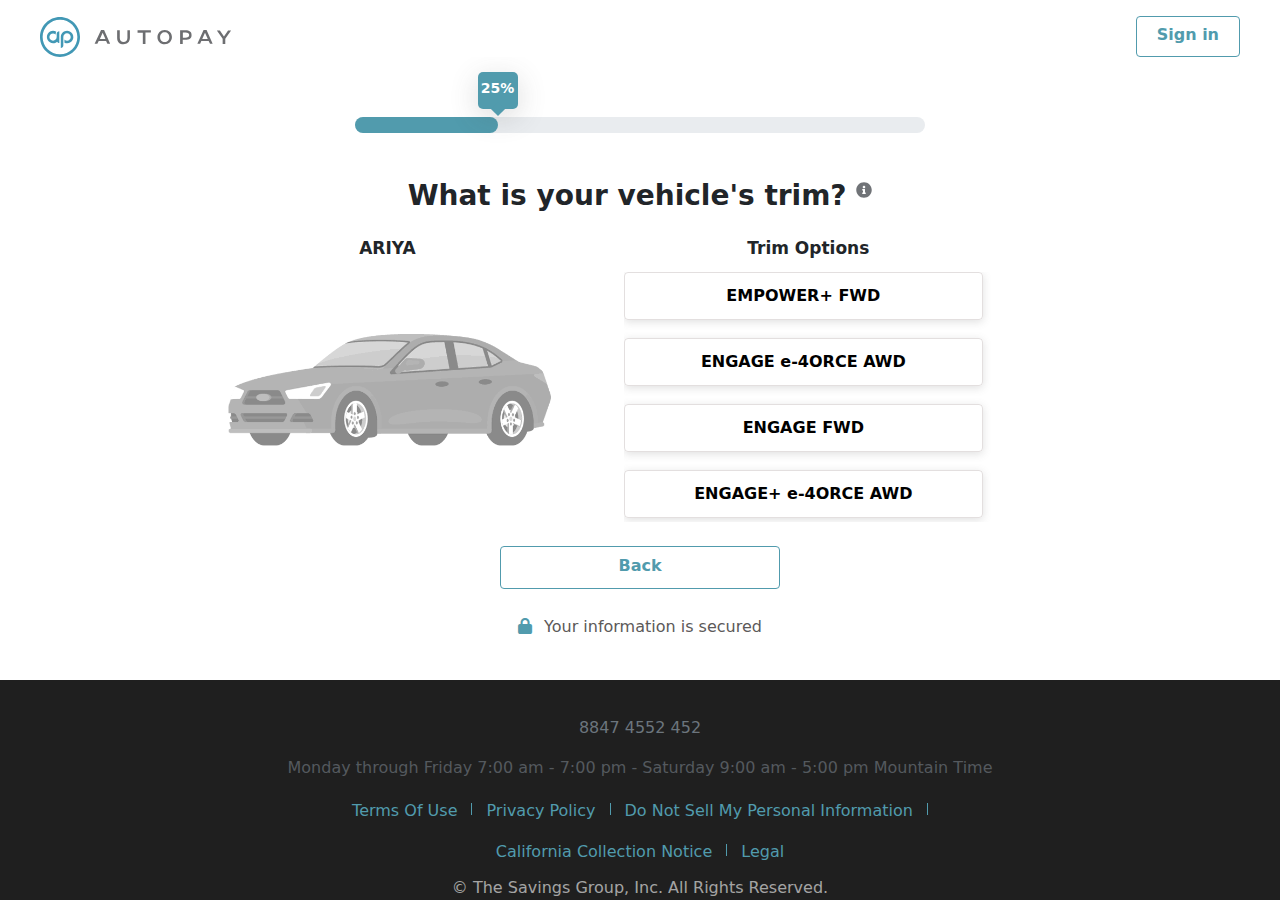
<file: trim.html>
<!doctype html>
<html lang="en">

<head>
    <!-- Required Meta Tags -->
    <meta charset="UTF-8">
    <meta http-equiv="X-UA-Compatible" content="IE=edge">
    <meta name="viewport" content="width=device-width, initial-scale=1.0">
    <!-- SEO & Meta Information -->
    <meta name="keywords" content="boot, Bootstrap, Core-Name">
    <meta name="description" content="Core-Name">
    <!-- Page Title -->
    <title>Autopay System</title>
    <!-- Favicon/x-icon -->
    <link rel="shortcut icon" href="assets/images/logo/fav.png" type="image/x-icon">
    <!-- Bootstrap Css-->
    <link rel="stylesheet" href="assets/css/bootstrap.min.css">
    <!-- Nice Select Css -->
    <link rel="stylesheet" href="assets/css/plugins/nice-select.css">
    <!-- FontAwesome Css -->
    <link rel="stylesheet" href="assets/css/plugins/fontawesome.min.css">
    <!-- Aos Animation Css -->
    <link rel="stylesheet" href="assets/css/plugins/aos.css">
    <!-- Main Style.min.css -->
    <link rel="stylesheet" href="assets/css/main.css">
</head>

<body class="custom-vh">

    <!-- Main -->
    <main class="main">


        <!-- Header -->
        <header class="header-section d-flex align-items-center justify-content-between px-md-10 px-sm-6 px-4 pt-4">
            <a href="index.html" class="logo">
                <img src="assets/images/autopay-logo.svg" alt="img">
            </a>
            <a href="#" class="signin-btn">
                Sign in
            </a>
        </header>
        <!-- Header -->

        <!-- Global Section -->
        <section class="global-section">
            <div class="container">
                <div class="progress-container-wrap mb-xxl-10 mb-xl-10 mb-lg-9 mb-md-7 mb-sm-6 mb-5">
                    <div class="progress-container" data-percentage='25'>
                        <div class="progress"></div>
                        <div class="percentage">0%</div>
                    </div>
                </div>
                <h4 class="head-title mb-mb-8 mb-sm-6 mb-5 text-center">
                    What is your vehicle's trim?
                    <button type="button" class="pt-3" data-bs-toggle="tooltip" data-bs-placement="top"
                        data-bs-custom-class="custom-tooltip"
                        data-bs-title="The model of your vehicle is referring to the vehicle's name or range of products. Please call 1-844-276-3272">
                        <svg width="24" height="24" aria-hidden="true" focusable="false" data-prefix="fas" data-icon="info-circle"
                            role="img" xmlns="http://www.w3.org/2000/svg" viewBox="0 0 512 512" class="svg-inline--fa fa-info-circle">
                            <path fill="currentColor"
                                d="M256 8C119.043 8 8 119.083 8 256c0 136.997 111.043 248 248 248s248-111.003 248-248C504 119.083 392.957 8 256 8zm0 110c23.196 0 42 18.804 42 42s-18.804 42-42 42-42-18.804-42-42 18.804-42 42-42zm56 254c0 6.627-5.373 12-12 12h-88c-6.627 0-12-5.373-12-12v-24c0-6.627 5.373-12 12-12h12v-64h-12c-6.627 0-12-5.373-12-12v-24c0-6.627 5.373-12 12-12h64c6.627 0 12 5.373 12 12v100h12c6.627 0 12 5.373 12 12v24z">
                            </path>
                        </svg>
                    </button>
                </h4>
                <div class="autoplay-component1">
                    <div class="row g-4 mb-xxl-7 mb-xl-6 mb-lg-5 mb-4">
                        <div class="col-lg-5 col-md-6">
                            <h6 class="text-uppercase fw-bold text-center">ARIYA</h6>
                            <div class="trim-thumb">
                                <img src="assets/images/cars/car-collection.png" alt="img">
                            </div>
                        </div>
                        <div class="col-lg-6 col-md-6">
                            <div class="team-information ps-xl-12">
                                <h6 class="fw-semibold mb-3 text-center">Trim Options</h6>
                                <ul class="team-information-inner">
                                    <li>
                                        <a href="trim-details.html">
                                            EMPOWER+ FWD
                                        </a>
                                    </li>
                                    <li>
                                        <a href="trim-details.html">
                                            ENGAGE e-4ORCE AWD
                                        </a>
                                    </li>
                                    <li>
                                        <a href="trim-details.html">
                                            ENGAGE FWD
                                        </a>
                                    </li>
                                    <li>
                                        <a href="trim-details.html">
                                            ENGAGE+ e-4ORCE AWD
                                        </a>
                                    </li>
                                    <li>
                                        <a href="trim-details.html">
                                            EVOLVE+ e-4ORCE AWD
                                        </a>
                                    </li>
                                    <li>
                                        <a href="trim-details.html">
                                            EVOLVE+ FWD
                                        </a>
                                    </li>
                                    <li>
                                        <a href="trim-details.html">
                                            PLATINUM+ e-4ORCE AWD
                                        </a>
                                    </li>
                                    <li>
                                        <a href="trim-details.html">
                                            PLATINUM+ e-4ORCE AWD w/20" Wheels
                                        </a>
                                    </li>
                                    <li>
                                        <a href="trim-details.html">
                                            VENTURE+ FWD
                                        </a>
                                    </li>
                                </ul>
                            </div>
                        </div>
                    </div>
                </div>
                <div class="text-center">
                    <a href="model.html" class="back-btn">
                        Back
                    </a>
                </div>
                <div class="secure-lock d-flex gap-3 align-items-center justify-content-center mt-6">
                    <i class="fa-solid fa-lock"></i> Your information is secured
                </div>
            </div>
        </section>

    </main>

    <!-- Footer -->
    <footer class="footer-section footer-custom-bottom pt-xxl-10 pt-xl-9 pt-8">
        <div class="container">
            <div class="footer-wrapper">
                <div class="footer-date-area gap-xxl-5 gap-xl-4 gap-3 justify-content-center text-center mb-4">
                    <a href="#0">8847 4552 452</a>
                    <p>Monday through Friday 7:00 am - 7:00 pm - Saturday 9:00 am - 5:00 pm Mountain Time</p>
                </div>
                <ul class="terms-area mb-3">
                    <li>
                        <a href="#">
                            Terms Of Use
                        </a>
                    </li>
                    <li class="line"></li>
                    <li>
                        <a href="#">
                            Privacy Policy
                        </a>
                    </li>
                    <li class="line"></li>
                    <li>
                        <a href="#">
                            Do Not Sell My Personal Information
                        </a>
                    </li>
                    <li class="line"></li>
                    <li>
                        <a href="#">
                            California Collection
                            Notice
                        </a>
                    </li>
                    <li class="line"></li>
                    <li>
                        <a href="#">
                            Legal
                        </a>
                    </li>
                </ul>
                <p class="text-center copyright">
                    &copy; The Savings Group, Inc. All Rights Reserved.
                </p>
            </div>
        </div>
    </footer>



    <!-- JavaScript & Plugin Scripts>> -->
    <!-- Core Libraries -->
    <script src="assets/js/plugins/jquery-min.js"></script>
    <script src="assets/js/plugins/bootstrap.js"></script>
    <script src="assets/js/plugins/aos.js"></script>
    <script src="assets/js/plugins/jquery.nice-select.min.js"></script>
    <!-- Custom Script -->
    <script src="assets/js/main.js"></script>

</body>

</html>
</file>
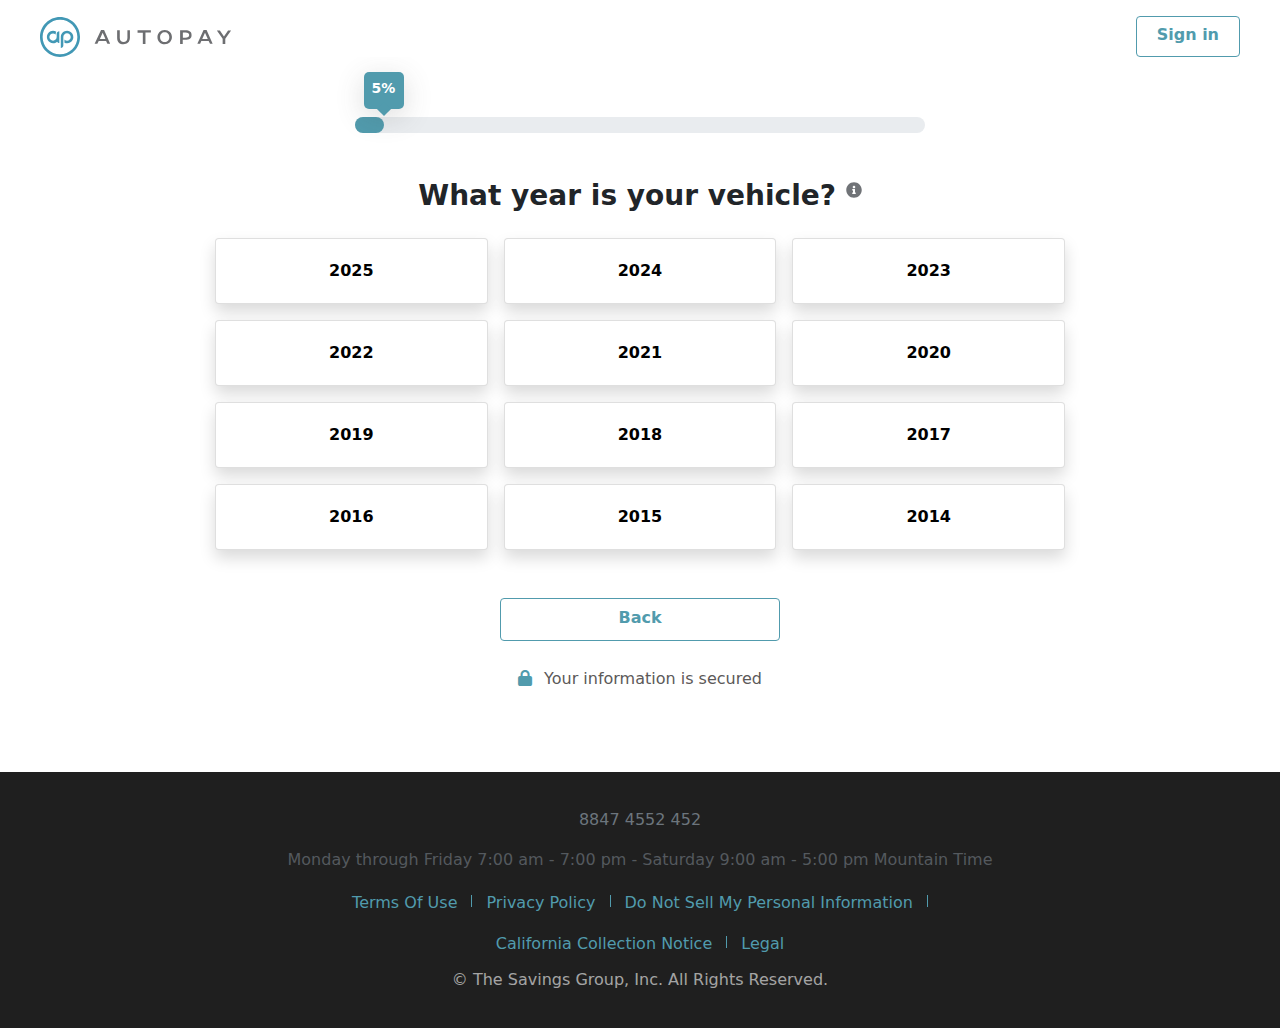
<file: years.html>
<!doctype html>
<html lang="en">

<head>
    <!-- Required Meta Tags -->
    <meta charset="UTF-8">
    <meta http-equiv="X-UA-Compatible" content="IE=edge">
    <meta name="viewport" content="width=device-width, initial-scale=1.0">
    <!-- SEO & Meta Information -->
    <meta name="keywords" content="boot, Bootstrap, Core-Name">
    <meta name="description" content="Core-Name">
    <!-- Page Title -->
    <title>Autopay System</title>
    <!-- Favicon/x-icon -->
    <link rel="shortcut icon" href="assets/images/logo/fav.png" type="image/x-icon">
    <!-- Bootstrap Css-->
    <link rel="stylesheet" href="assets/css/bootstrap.min.css">
    <!-- Nice Select Css -->
    <link rel="stylesheet" href="assets/css/plugins/nice-select.css">
    <!-- FontAwesome Css -->
    <link rel="stylesheet" href="assets/css/plugins/fontawesome.min.css">
    <!-- Aos Animation Css -->
    <link rel="stylesheet" href="assets/css/plugins/aos.css">
    <!-- Main Style.min.css -->
    <link rel="stylesheet" href="assets/css/main.css">
</head>

<body>

    <!-- Main -->
    <main class="main mb-xl-10">

        <div class="adjustment-header-global">
            <!-- Header -->
            <header class="header-section d-flex align-items-center justify-content-between px-md-10 px-sm-6 px-4 pt-4">
                <a href="index.html" class="logo">
                    <img src="assets/images/autopay-logo.svg" alt="img">
                </a>
                <a href="#" class="signin-btn">
                    Sign in
                </a>
            </header>
            <!-- Header -->

            <!-- Global Section -->
            <section class="global-section">
                <div class="container">
                    <div class="progress-container-wrap mb-xxl-10 mb-xl-10 mb-lg-9 mb-md-7 mb-sm-6 mb-5">
                        <div class="progress-container" data-percentage='5'>
                            <div class="progress"></div>
                            <div class="percentage">0%</div>
                        </div>
                    </div>
                    <h4 class="head-title mb-mb-8 mb-sm-6 mb-5 text-center">
                        What year is your vehicle?
                        <button type="button" class="pt-3" data-bs-toggle="tooltip" data-bs-placement="top"
                            data-bs-custom-class="custom-tooltip"
                            data-bs-title="Most lenders only refinance vehicles that are less than 10 years old.">                        
                            <svg width="24" height="24" aria-hidden="true" focusable="false" data-prefix="fas" data-icon="info-circle"
                                role="img" xmlns="http://www.w3.org/2000/svg" viewBox="0 0 512 512" class="svg-inline--fa fa-info-circle">                        
                                <path fill="currentColor"
                                    d="M256 8C119.043 8 8 119.083 8 256c0 136.997 111.043 248 248 248s248-111.003 248-248C504 119.083 392.957 8 256 8zm0 110c23.196 0 42 18.804 42 42s-18.804 42-42 42-42-18.804-42-42 18.804-42 42-42zm56 254c0 6.627-5.373 12-12 12h-88c-6.627 0-12-5.373-12-12v-24c0-6.627 5.373-12 12-12h12v-64h-12c-6.627 0-12-5.373-12-12v-24c0-6.627 5.373-12 12-12h64c6.627 0 12 5.373 12 12v100h12c6.627 0 12 5.373 12 12v24z">
                                </path>                        
                            </svg>
                        </button>
                    </h4>
                    <div class="autoplay-component1 years-model">
                        <div class="row g-4">
                            <div class="col-sm-6 col-md-6 col-lg-4">
                                <a href="make-brand.html" class="autoplay-component-year">
                                    <span class="auto-title">
                                        2025
                                    </span>
                                </a>
                            </div>
                            <div class="col-sm-6 col-md-6 col-lg-4">
                                <a href="make-brand.html" class="autoplay-component-year">
                                    <span class="auto-title">
                                        2024
                                    </span>
                                </a>
                            </div>
                            <div class="col-sm-6 col-md-6 col-lg-4">
                                <a href="make-brand.html" class="autoplay-component-year">
                                    <span class="auto-title">
                                        2023
                                    </span>
                                </a>
                            </div>
                            <div class="col-sm-6 col-md-6 col-lg-4">
                                <a href="make-brand.html" class="autoplay-component-year">
                                    <span class="auto-title">
                                        2022
                                    </span>
                                </a>
                            </div>
                            <div class="col-sm-6 col-md-6 col-lg-4">
                                <a href="make-brand.html" class="autoplay-component-year">
                                    <span class="auto-title">
                                        2021
                                    </span>
                                </a>
                            </div>
                            <div class="col-sm-6 col-md-6 col-lg-4">
                                <a href="make-brand.html" class="autoplay-component-year">
                                    <span class="auto-title">
                                        2020
                                    </span>
                                </a>
                            </div>
                            <div class="col-sm-6 col-md-6 col-lg-4">
                                <a href="make-brand.html" class="autoplay-component-year">
                                    <span class="auto-title">
                                        2019
                                    </span>
                                </a>
                            </div>
                            <div class="col-sm-6 col-md-6 col-lg-4">
                                <a href="make-brand.html" class="autoplay-component-year">
                                    <span class="auto-title">
                                        2018
                                    </span>
                                </a>
                            </div>
                            <div class="col-sm-6 col-md-6 col-lg-4">
                                <a href="make-brand.html" class="autoplay-component-year">
                                    <span class="auto-title">
                                        2017
                                    </span>
                                </a>
                            </div>
                            <div class="col-sm-6 col-md-6 col-lg-4">
                                <a href="make-brand.html" class="autoplay-component-year">
                                    <span class="auto-title">
                                        2016
                                    </span>
                                </a>
                            </div>
                            <div class="col-sm-6 col-md-6 col-lg-4">
                                <a href="make-brand.html" class="autoplay-component-year">
                                    <span class="auto-title">
                                        2015
                                    </span>
                                </a>
                            </div>
                            <div class="col-sm-6 col-md-6 col-lg-4">
                                <a href="make-brand.html" class="autoplay-component-year">
                                    <span class="auto-title">
                                        2014
                                    </span>
                                </a>
                            </div>
                        </div>
                    </div>
                    <div class="text-center mt-xxl-14 mt-xl-12 mt-lg-10 mt-8">
                        <a href="pre-component.html" class="back-btn">
                            Back
                        </a>
                    </div>
                    <div class="secure-lock d-flex gap-3 align-items-center justify-content-center mt-6">
                        <i class="fa-solid fa-lock"></i> Your information is secured
                    </div>
                </div>
            </section>
        </div>

    </main>

    <!-- Footer -->
    <footer class="footer-section py-xxl-10 py-xl-9 py-8">
        <div class="container">
            <div class="footer-wrapper">
                <div class="footer-date-area gap-xxl-5 gap-xl-4 gap-3 justify-content-center text-center mb-4">
                    <a href="#0">8847 4552 452</a>
                    <p>Monday through Friday 7:00 am - 7:00 pm - Saturday 9:00 am - 5:00 pm Mountain Time</p>
                </div>
                <ul class="terms-area mb-3">
                    <li>
                        <a href="#">
                            Terms Of Use
                        </a>
                    </li>
                    <li class="line"></li>
                    <li>
                        <a href="#">
                            Privacy Policy
                        </a>
                    </li>
                    <li class="line"></li>
                    <li>
                        <a href="#">
                            Do Not Sell My Personal Information
                        </a>
                    </li>
                    <li class="line"></li>
                    <li>
                        <a href="#">
                            California Collection
                            Notice
                        </a>
                    </li>
                    <li class="line"></li>
                    <li>
                        <a href="#">
                            Legal
                        </a>
                    </li>
                </ul>
                <p class="text-center copyright">
                    &copy; The Savings Group, Inc. All Rights Reserved.
                </p>
            </div>
        </div>
    </footer>



    <!-- JavaScript & Plugin Scripts>> -->
    <!-- Core Libraries -->
    <script src="assets/js/plugins/jquery-min.js"></script>
    <script src="assets/js/plugins/bootstrap.js"></script>
    <script src="assets/js/plugins/aos.js"></script>
    <script src="assets/js/plugins/jquery.nice-select.min.js"></script>
    <!-- Custom Script -->
    <script src="assets/js/main.js"></script>

</body>

</html>
</file>
<file: assets/css/plugins/nice-select.css>
.nice-select,.nice-select .list{background-color:#fff;box-sizing:border-box}.nice-select .list,.nice-select:after{pointer-events:none;position:absolute}.nice-select,.nice-select .option{cursor:pointer;font-weight:400;outline:0}.nice-select,.no-csspointerevents .nice-select.open .list{display:block}.nice-select{-webkit-tap-highlight-color:transparent;border-radius:5px;border:1px solid #e8e8e8;clear:both;float:left;font-family:inherit;font-size:14px;height:42px;line-height:40px;padding-left:18px;padding-right:30px;position:relative;text-align:left!important;-webkit-transition:.2s ease-in-out;transition:.2s ease-in-out;-webkit-user-select:none;-moz-user-select:none;-ms-user-select:none;user-select:none;white-space:nowrap;width:auto}.nice-select:hover{border-color:#dbdbdb}.nice-select.open,.nice-select:active,.nice-select:focus{border-color:#999}.nice-select:after{border-bottom:2px solid #999;border-right:2px solid #999;content:'';display:block;height:5px;margin-top:-4px;right:12px;top:50%;-webkit-transform-origin:66% 66%;-ms-transform-origin:66% 66%;transform-origin:66% 66%;-webkit-transform:rotate(45deg);-ms-transform:rotate(45deg);transform:rotate(45deg);-webkit-transition:.15s ease-in-out;transition:.15s ease-in-out;width:5px}.nice-select.open:after{-webkit-transform:rotate(-135deg);-ms-transform:rotate(-135deg);transform:rotate(-135deg)}.nice-select.open .list{opacity:1;pointer-events:auto;-webkit-transform:scale(1) translateY(0);-ms-transform:scale(1) translateY(0);transform:scale(1) translateY(0)}.nice-select.disabled{border-color:#ededed;color:#999;pointer-events:none}.nice-select.disabled:after{border-color:#ccc}.nice-select.wide{width:100%}.nice-select.wide .list{left:0!important;right:0!important}.nice-select.right{float:right}.nice-select.right .list{left:auto;right:0}.nice-select.small{font-size:12px;height:36px;line-height:34px}.nice-select.small:after{height:4px;width:4px}.nice-select.small .option{line-height:34px;min-height:34px}.nice-select .list{border-radius:5px;box-shadow:0 0 0 1px rgba(68,68,68,.11);margin-top:4px;opacity:0;overflow:hidden;padding:0;top:100%;left:0;-webkit-transform-origin:50% 0;-ms-transform-origin:50% 0;transform-origin:50% 0;-webkit-transform:scale(.75) translateY(-21px);-ms-transform:scale(.75) translateY(-21px);transform:scale(.75) translateY(-21px);-webkit-transition:.2s cubic-bezier(.5, 0, 0, 1.25),opacity .15s ease-out;transition:.2s cubic-bezier(.5, 0, 0, 1.25),opacity .15s ease-out;z-index:9}.nice-select .list:hover .option:not(:hover){background-color:transparent!important}.nice-select .option{line-height:40px;list-style:none;min-height:40px;padding-left:18px;padding-right:29px;text-align:left;-webkit-transition:.2s;transition:.2s}.nice-select .option.focus,.nice-select .option.selected.focus,.nice-select .option:hover{background-color:#f6f6f6}.nice-select .option.selected{font-weight:700}.nice-select .option.disabled{background-color:transparent;color:#999;cursor:default}.no-csspointerevents .nice-select .list{display:none}
</file>
<file: assets/css/main.css>
@charset "UTF-8";
/*============================================ 
# Template Name: Core
# Version: 1.0
# Date: 
# Author: 
# Description: Core 
============================================*/
/*====
/scss
│── main.scss  <Imports all partials>
│
├── abstracts/    <Variables, functions, mixins>
│   ├── _variables.scss
│   ├── _mixins.scss
│   ├──
│
├── base/         <Base styles, typography, resets>
│   ├── _typography.scss
│   ├── _global.scss
│
├── components/   <Reusable UI components>
│   ├── _forms.scss
│
├── pages/        <Page-specific styles>
│   ├── _home.scss
│
│
└── main.scss     <Imports everything>
====*/
@import url("https://fonts.googleapis.com/css2?family=Oswald:wght@200..700&display=swap");
:root {
  /* Font Family */
  --body-font: "Oswald", serif;
  --sub-font: "Oswald", serif;
  --heading-font: "Oswald", serif;
  /* Transition */
  --transition: all 0.5s ease-in-out;
  /* Color styles */
  --white-clr: #fff;
  --black-clr: #000;
  --base-clr: #519bad;
  --title-clr: #6c757d;
}

.display-one {
  font-size: 120px;
}

.display-two {
  font-size: 96px;
  line-height: 120%;
}

.display-three {
  font-size: 88px;
  line-height: 120%;
}

.display-four {
  font-size: 64px;
}

.display-five {
  font-size: 56px;
}

.display-six {
  font-size: 48px;
}

.pragraph {
  font-size: 18px;
}
@media (max-width: 575px) {
  .pragraph {
    font-size: 16px;
  }
}

.fs-one,
h1,
h1 > a {
  font-size: 56px;
  line-height: 120%;
  font-weight: 800;
  font-family: var(--heading-font);
}

.fs-two,
h2,
h2 > a {
  font-size: 48px;
  line-height: 124%;
  font-weight: 700;
  font-family: var(--heading-font);
}

.fs-three,
h3,
h3 > a {
  font-size: 40px;
  line-height: 120%;
  font-weight: 700;
}

.fs-four,
h4,
h4 > a {
  font-size: 32px;
  line-height: 120%;
  font-weight: 700;
}

.fs-five,
h5,
h5 > a {
  font-size: 24px;
  line-height: 150%;
  font-weight: 700;
}

.fs-six,
h6,
h6 > a {
  font-size: 18px;
  line-height: 150%;
  font-weight: 700;
}

.fs-seven {
  font-size: 16px;
  line-height: 150%;
}

.fs-eight {
  font-size: 14px;
  line-height: 150%;
}

.fs-nine {
  font-size: 12px !important;
  line-height: 150%;
}

.fs20 {
  font-size: 20px;
  line-height: 1.4;
}
@media (max-width: 1199px) {
  .fs20 {
    font-size: 16px !important;
    line-height: 1.4;
  }
}
@media (max-width: 575px) {
  .fs20 {
    font-size: 16px !important;
    line-height: 1.4;
  }
}

.fs18 {
  font-size: 18px;
  line-height: 1.5;
}
@media (max-width: 1399px) {
  .fs18 {
    font-size: 16px;
  }
}

.cmn-sub {
  font-size: 24px;
  font-weight: 400;
  font-family: var(--sub-font);
}

table thead tr th {
  font-size: 18px;
  line-height: 150%;
}

a,
p,
button,
span,
label,
li {
  font-size: 16px;
  line-height: 150%;
}

@media (max-width: 1399px) {
  .fs-one,
  h1,
  h1 > a {
    font-size: 48px;
  }
  .fs-two,
  h2,
  h2 > a {
    font-size: 40px;
  }
  .fs-three,
  h3,
  h3 > a {
    font-size: 32px;
  }
  .fs-four,
  h4,
  h4 > a {
    font-size: 28px;
    line-height: 120%;
    font-weight: 700;
  }
  .fs-five,
  h5,
  h5 > a {
    font-size: 22px;
    line-height: 150%;
    font-weight: 600;
  }
  .fs-six,
  h6,
  h6 > a {
    font-size: 17px;
    line-height: 150%;
    font-weight: 600;
  }
}
@media (max-width: 1199px) {
  .fs-one,
  h1,
  h1 > a {
    font-size: 40px;
  }
  .fs-two,
  h2,
  h2 > a {
    font-size: 34px;
  }
  .fs-three,
  h3,
  h3 > a {
    font-size: 29px;
  }
  .fs-four,
  h4,
  h4 > a {
    font-size: 26px;
    line-height: 120%;
    font-weight: 700;
  }
  .fs-five,
  h5,
  h5 > a {
    font-size: 20px;
    line-height: 150%;
    font-weight: 600;
  }
  .fs-six,
  h6,
  h6 > a {
    font-size: 16px;
    line-height: 150%;
    font-weight: 600;
  }
}
@media (max-width: 767px) {
  .fs-one,
  h1,
  h1 > a {
    font-size: 38px;
  }
  .fs-two,
  h2,
  h2 > a {
    font-size: 32px;
  }
  .fs-three,
  h3,
  h3 > a {
    font-size: 28px;
  }
  .fs-four,
  h4,
  h4 > a {
    font-size: 24px;
    line-height: 120%;
    font-weight: 700;
  }
  .fs-five,
  h5,
  h5 > a {
    font-size: 19px;
    line-height: 150%;
    font-weight: 600;
  }
}
@media (max-width: 400px) {
  .fs-one,
  h1,
  h1 > a {
    font-size: 34px !important;
  }
  .fs-two,
  h2,
  h2 > a {
    font-size: 20px !important;
  }
  .fs-three,
  h3,
  h3 > a {
    font-size: 20px;
  }
}
.pagination-more-item {
  width: 50px;
  min-width: 50px;
  height: 50px;
  transition: all 0.4s;
  border: 1px solid rgba(0, 0, 0, 0.1);
  font-size: 18px;
  font-weight: 600;
}
.pagination-more-item:hover {
  background: var(--n900);
  color: var(--n0);
  border-color: var(--n900) !important;
}
.pagination-more-item:hover i {
  color: var(--n0);
}

.custom-page-pagination a {
  width: 40px;
  min-width: 40px;
  height: 40px;
  font-family: var(--heading-font);
  transition: all 0.4s;
}
.custom-page-pagination a.active, .custom-page-pagination a:hover {
  background: var(--p1);
  color: var(--n0);
}

.pt-120 {
  padding-top: 120px;
}

.pb-120 {
  padding-bottom: 120px;
}

@media (max-width: 1199px) {
  .display-one {
    font-size: 72px;
    line-height: 86.4px;
  }
  .display-two {
    font-size: 64px;
    line-height: 76.8px;
  }
  .display-three {
    font-size: 56px;
    line-height: 67.2px;
  }
  .display-four {
    font-size: 48px;
    line-height: 46.4px;
  }
  .display-five {
    font-size: 42px;
    line-height: 54.6px;
  }
  .display-six {
    font-size: 32px;
    line-height: 38.4px;
  }
  .fs-one,
  h1,
  h1 > a {
    font-size: 40px;
    line-height: 48px;
  }
  .fs-two,
  h2,
  h2 > a {
    font-size: 32px;
    line-height: 38.4px;
  }
  .fs-three,
  h3,
  h3 > a {
    font-size: 24px;
    line-height: 31.2px;
  }
  .fs-four,
  h4,
  h4 > a {
    font-size: 20px;
    line-height: 26px;
  }
  .fs-five,
  h5,
  h5 > a {
    font-size: 18px;
    line-height: 20.8px;
  }
  .fs-six,
  h6,
  h6 > a {
    font-size: 16px;
    line-height: 150%;
  }
  .fs-seven {
    font-size: 14px;
    line-height: 18.8px;
  }
  .fs-eight {
    font-size: 12px;
    line-height: 18px;
  }
  table thead tr th {
    font-size: 15px;
    line-height: 20.8px;
  }
  a,
  p,
  span,
  button,
  label,
  li {
    font-size: 14px;
    line-height: 22px;
  }
  .pt-120 {
    padding-top: 80px;
  }
  .pb-120 {
    padding-bottom: 80px;
  }
  .banner-section .overlay .sec-img {
    display: none;
  }
}
@media (max-width: 575px) {
  .display-one {
    font-size: 56px;
    line-height: 67.2px;
  }
  .display-two {
    font-size: 48px;
    line-height: 46.4px;
  }
  .display-three {
    font-size: 42px;
    line-height: 54.6px;
  }
  .display-four {
    font-size: 32px;
    line-height: 38.4px;
  }
  .display-five {
    font-size: 24px;
    line-height: 31.2px;
  }
  .display-six {
    font-size: 32px;
    line-height: 38.4px;
  }
  .pt-120 {
    padding-top: 80px;
  }
  .pb-120 {
    padding-bottom: 80px;
  }
}
.section-title .section-subtitle {
  font-size: 20px;
}
.section-title .section-subtitle .line {
  width: 60px;
  height: 2px;
}
.section-title .display-five {
  letter-spacing: -0.5px;
}
.section-title .display-five .p1-clr {
  color: var(--p1);
}
.section-title .custom-display {
  font-size: 100px;
  font-weight: 400;
  line-height: 100%;
  letter-spacing: -2px;
  text-transform: uppercase;
}
.section-title .choose-badge {
  border: 1px solid var(--n00);
  border-radius: 100px;
  font-size: 16px;
  font-weight: 600;
}
@media screen and (max-width: 1700px) {
  .section-title .custom-display {
    font-size: 70px;
    font-weight: 400;
    letter-spacing: -2px;
    text-transform: uppercase;
  }
}
@media (max-width: 1400px) {
  .section-title .custom-display {
    font-size: 58px;
    font-weight: 400;
    letter-spacing: -2px;
    text-transform: uppercase;
  }
}
@media (max-width: 1399px) {
  .section-title .custom-display {
    font-size: 55px;
    font-weight: 400;
    letter-spacing: -2px;
    text-transform: uppercase;
  }
}
@media (max-width: 1199px) {
  .section-title .section-subtitle {
    font-size: 18px;
  }
  .section-title .custom-display {
    font-size: 48px;
    font-weight: 400;
    letter-spacing: -2px;
    text-transform: uppercase;
  }
}
@media (max-width: 991px) {
  .section-title .section-subtitle {
    font-size: 16px;
  }
  .section-title .section-subtitle .line {
    width: 30px;
    height: 2px;
  }
  .section-title .custom-display {
    font-size: 40px;
    font-weight: 400;
    letter-spacing: -2px;
    text-transform: uppercase;
  }
}
@media (max-width: 767px) {
  .section-title .custom-display {
    font-size: 38px;
    font-weight: 400;
    letter-spacing: -2px;
    text-transform: uppercase;
  }
}
@media (max-width: 575px) {
  .section-title .section-subtitle {
    font-size: 14px;
  }
  .section-title .section-subtitle .line {
    width: 6px;
    height: 2px;
  }
  .section-title .custom-display {
    font-size: 33px;
  }
  .section-title h2 {
    font-size: 28px;
  }
}
@media (max-width: 500px) {
  .section-title h2 {
    font-size: 24px;
  }
}

.scrollToTop {
  position: fixed;
  bottom: 0;
  width: 36px;
  height: 36px;
  right: 30px;
  background-color: var(--p1);
  padding: 0 12px;
  color: var(--n0);
  line-height: 100%;
  font-size: 12px;
  text-align: center;
  cursor: pointer;
  transition: all 1s;
  transform: translateY(100%);
  z-index: 99999;
}
.scrollToTop:hover i {
  margin: 0;
}
.scrollToTop i {
  transition: all 0.4s;
  font-size: 14px;
  display: flex;
  align-items: center;
  justify-content: center;
  border-radius: 2px;
}

.scrollToTop.active {
  bottom: 30px;
  transform: translateY(0%);
}

html {
  scroll-behavior: initial !important;
}

body {
  font-size: 18px;
  line-height: 150%;
  padding: 0;
  margin: 0;
  font-weight: 400;
  overflow-x: hidden;
  position: relative;
}

section,
footer {
  overflow: hidden;
}

a,
p,
button,
span,
label,
li {
  margin: 0;
  font-weight: 400;
}
a i,
p i,
button i,
span i,
label i,
li i {
  font-weight: 400;
}

a {
  text-decoration: none;
  outline: none;
  transition: all 0.4s;
}
a:focus, a:hover {
  text-decoration: none;
  outline: none;
}
a i {
  font-weight: 400;
}

h1,
h1 > a,
h2,
h2 > a,
h3,
h3 > a,
h4,
h4 > a,
h5,
h5 > a,
h6,
h6 > a,
.display-one,
.display-two,
.display-three,
.display-four,
.display-five,
.display-six,
.heading {
  padding: 0;
  margin: 0;
  line-height: 128%;
  display: block;
  transition: all 0.4s;
}
h1 span,
h1 > a span,
h2 span,
h2 > a span,
h3 span,
h3 > a span,
h4 span,
h4 > a span,
h5 span,
h5 > a span,
h6 span,
h6 > a span,
.display-one span,
.display-two span,
.display-three span,
.display-four span,
.display-five span,
.display-six span,
.heading span {
  font-size: inherit;
  color: inherit;
  line-height: inherit;
  font-weight: inherit;
}
h1 i,
h1 > a i,
h2 i,
h2 > a i,
h3 i,
h3 > a i,
h4 i,
h4 > a i,
h5 i,
h5 > a i,
h6 i,
h6 > a i,
.display-one i,
.display-two i,
.display-three i,
.display-four i,
.display-five i,
.display-six i,
.heading i {
  font-weight: 400;
  transition: all 0.4s;
}

img {
  max-width: 100%;
  height: auto;
}

ul,
ol {
  padding: 0;
  margin: 0;
  list-style: none;
}
ul li,
ol li {
  font-size: inherit;
  font-weight: inherit;
}

button {
  border: none;
  cursor: pointer;
  font-size: 18px;
  line-height: 150%;
  padding: 0;
  background-color: transparent;
}

input,
textarea {
  width: 100%;
  outline-color: transparent;
  font-size: 14px;
  border-radius: 6px;
  background-color: transparent;
}
input::placeholder,
textarea::placeholder {
  font-size: 16px;
}
input:focus,
textarea:focus {
  box-shadow: none;
  border: 1px solid transparent;
}

::placeholder {
  font-size: 14px;
}

input::-webkit-outer-spin-button,
input::-webkit-inner-spin-button {
  -webkit-appearance: none;
  margin: 0;
}

input[type=number] {
  -moz-appearance: textfield;
}

input[type=checkbox] {
  width: initial;
  height: initial;
}

span,
p {
  line-height: 150%;
  font-size: 16px;
  transition: all 0.4s;
}

.ul-dots li {
  list-style: disc;
}

.ul-decimal li {
  list-style: decimal;
}

span {
  display: inline-block;
}

.transition {
  transition: 0.5s;
}

.table thead th,
.table td,
.table th {
  border: none;
}

iframe {
  border: 0;
  width: 100%;
}

.global-section {
  background: var(--white-clr);
  padding: 60px 0 40px;
}

.progress-container-wrap {
  margin: 0 auto;
  max-width: 570px;
}

.progress-container,
.progress {
  background: #e9ecef;
  position: relative;
  border-radius: 100px;
  height: 16px;
}

.progress {
  background-color: var(--base-clr);
  width: 0;
  transition: width 0.4s linear;
}

.percentage {
  background-color: var(--base-clr);
  border-radius: 5px;
  color: var(--white-clr);
  font-size: 14px;
  font-weight: 600;
  box-shadow: rgba(73, 73, 75, 0.2) 0px 7px 29px 0px;
  padding: 3px 2px 7px;
  position: absolute;
  bottom: 150%;
  left: 0;
  transform: translateX(-50%);
  width: 40px;
  text-align: center;
  transition: left 0.4s linear;
}

.percentage::after {
  background-color: var(--base-clr);
  content: "";
  position: absolute;
  bottom: -5px;
  left: 50%;
  transform: translateX(-50%) rotate(45deg);
  height: 10px;
  width: 10px;
  z-index: -1;
}

.autoplay-component1 {
  max-width: 850px;
  margin: 0 auto;
}
.autoplay-component1 .autoplay-component-item {
  box-shadow: 0 0.5rem 1rem rgba(0, 0, 0, 0.15) !important;
  border: 1px solid rgba(0, 0, 0, 0.125);
  padding: 30px 18px;
  background: var(--white-clr);
  border-radius: 4px;
  text-align: center;
  transition: all 0.4s;
  display: block;
  height: 100%;
}
.autoplay-component1 .autoplay-component-item .icon {
  margin-bottom: 14px;
}
.autoplay-component1 .autoplay-component-item .icon svg {
  width: 40px;
  height: 30px;
}
.autoplay-component1 .autoplay-component-item .icon svg path {
  color: var(--base-clr);
}
.autoplay-component1 .autoplay-component-item .auto-title {
  font-size: 17px;
  font-weight: 700;
  display: block;
  color: var(--title-clr);
}
.autoplay-component1 .autoplay-component-item:hover {
  box-shadow: rgba(100, 100, 111, 0.096) 0px 7px 29px 0px;
  border-color: var(--base-clr);
}

.years-model .icon {
  margin-bottom: 14px;
  width: 120px;
  height: 100px;
}
.years-model .icon svg {
  width: 50px;
}
.years-model .icon svg path {
  color: var(--base-clr);
}
.years-model .icon img {
  width: 100%;
  height: 100%;
  object-fit: contain;
}

.pre-component svg {
  width: 50px;
  height: 50px;
}
.pre-component svg path {
  color: var(--base-clr);
}
.pre-component .auto-title {
  line-height: 24px;
}

.make-brad-component .icon {
  width: 100px;
  height: 60px;
}
.make-brad-component .icon img {
  width: 100%;
  height: 100%;
  object-fit: contain;
}
.make-brad-component .auto-title {
  color: var(--black-clr) !important;
}
.make-brad-component .autoplay-component-item {
  position: relative;
  overflow: hidden;
}

.custom-tooltip {
  background: transparent;
}

.head-title {
  /* Change the tooltip background and text color */
  /* Change tooltip arrow color */
}
.head-title svg {
  width: 16px;
  height: 16px;
  margin-top: -20px;
}
.head-title svg path {
  fill: #707377;
}
.head-title .custom-tooltip .tooltip-inner {
  background-color: #333 !important; /* Dark background */
  color: #fff !important; /* White text */
  max-width: 300px !important; /* Adjust width */
  padding: 8px 12px; /* Increase padding for better readability */
  border-radius: 6px; /* Rounded corners */
  text-align: center; /* Center align text */
  white-space: normal; /* Allow text to wrap */
  word-wrap: break-word; /* Break long words */
}
.head-title .custom-tooltip .tooltip-arrow::before {
  background-color: #333 !important;
}

.label-title svg,
.heading-subtitle svg {
  width: 15px;
  height: 15px;
  margin-top: -5px;
}
.label-title svg path,
.heading-subtitle svg path {
  fill: #707377;
}

.cars-model-inner .autoplay-component-item {
  position: relative;
  overflow: hidden;
}
.cars-model-inner .autoplay-component-item .auto-title {
  color: var(--black-clr);
}

.autoplay-component-year {
  box-shadow: 0 0.5rem 1rem rgba(0, 0, 0, 0.15) !important;
  border: 1px solid rgba(0, 0, 0, 0.125);
  padding: 20px 18px;
  background: var(--white-clr);
  border-radius: 4px;
  text-align: center;
  transition: all 0.4s;
  display: block;
}
.autoplay-component-year .auto-title {
  font-size: 16px;
  font-weight: 700;
  display: block;
  color: var(--black-clr);
}
.autoplay-component-year:hover {
  box-shadow: rgba(100, 100, 111, 0.096) 0px 7px 29px 0px;
  border-color: var(--base-clr);
}

.team-information {
  /* Up arrow */
  /* Down arrow */
}
.team-information .team-information-inner {
  display: grid;
  gap: 18px;
  height: 250px;
  overflow-y: scroll;
  padding-right: 10px;
}
.team-information .team-information-inner li a {
  box-shadow: rgba(99, 99, 99, 0.2) 0px 2px 8px 0px;
  border: 1px solid rgba(182, 172, 172, 0.3882352941);
  border-radius: 4px;
  font-size: 16px;
  font-weight: 600;
  color: var(--black-clr);
  display: block;
  width: 100%;
  padding: 11px 10px;
  text-align: center;
  transition: all 0.4s;
}
.team-information .team-information-inner li a:hover {
  border-color: var(--base-clr);
}
.team-information .team-information-inner::-webkit-scrollbar {
  height: 10px;
  width: 11px;
}
.team-information .team-information-inner::-webkit-scrollbar-track {
  background: #f1f1f1;
}
.team-information .team-information-inner::-webkit-scrollbar-thumb {
  border: 2px solid #f1f1f1;
  background: var(--base-clr);
}
.team-information .team-information-inner::-webkit-scrollbar-thumb:hover {
  background: var(--base-clr);
}
.team-information .team-information-inner::-webkit-scrollbar-button:single-button {
  background-color: #f1f1f1;
  display: block;
  border-style: solid;
  height: 10px;
  width: 12px;
}
.team-information .team-information-inner::-webkit-scrollbar-button:single-button:vertical:decrement {
  border-width: 0 6px 6px 6px;
  border-color: transparent transparent #888 transparent;
}
.team-information .team-information-inner::-webkit-scrollbar-button:single-button:vertical:decrement:hover {
  border-color: transparent transparent #555 transparent;
}
.team-information .team-information-inner::-webkit-scrollbar-button:single-button:vertical:increment {
  border-width: 6px 6px 0 6px;
  border-color: #888 transparent transparent transparent;
}
.team-information .team-information-inner::-webkit-scrollbar-button:single-button:vertical:increment:hover {
  border-color: #555 transparent transparent transparent;
}

.cus-zin {
  position: relative;
  z-index: 9;
}

.mileage-form {
  border: 1px solid rgba(92, 89, 89, 0.1450980392);
  border-radius: 4px;
  position: relative;
  z-index: 9;
  position: relative;
}
.mileage-form input {
  width: 100%;
  padding: 22px 20px !important;
  outline: none;
  border: 0;
}
.mileage-form :focus {
  box-shadow: 0 0 0 0.2rem rgba(81, 155, 173, 0.5);
}
.mileage-form p {
  position: absolute !important;
  bottom: -50px;
  left: 0;
}

.hidden-item {
  display: none;
}

.hidable-btn {
  color: var(--white-clr);
  cursor: pointer;
  background-color: var(--base-clr);
  border: 1px solid var(--base-clr);
  font-weight: 900;
  padding: 6px 10px 11px;
  transition: all 0.4s;
}
.hidable-btn.active {
  border-color: var(--base-clr);
  color: var(--base-clr);
  background: var(--white-clr);
}

.hidable-btn.disabled {
  color: #9b9b9c;
  cursor: not-allowed;
  background-color: #eeeeef;
  border: 1px solid #eeeeef;
  font-weight: 900;
  opacity: 0.65;
}

.back-btn {
  background: var(--white-clr);
  border: 1px solid var(--base-clr);
  border-radius: 4px;
  padding: 7px 30px 10px;
  width: 280px;
  font-size: 16px;
  font-weight: 700;
  text-align: center;
  color: var(--base-clr);
  display: inline-block;
  transition: all 0.4s;
}
.back-btn:hover {
  color: var(--base-clr);
  box-shadow: 0 0 0 0.2rem var(--base-clr);
}

.qurite-btn {
  border-color: #b6b6b7;
  background: var(--white-clr);
  color: var(--base-clr);
}
.qurite-btn:hover {
  box-shadow: 0 0 0 0.2rem rgba(81, 155, 173, 0.5);
}

.signin-btn {
  border-color: rgba(92, 89, 89, 0.0901960784);
  background: var(--white-clr);
  color: var(--base-clr);
  border: 1px solid var(--base-clr);
  border-radius: 4px;
  padding: 6px 20px 9px;
  font-size: 16px;
  font-weight: 700;
  text-align: center;
  display: inline-block;
  transition: all 0.4s;
}
.signin-btn:hover {
  background: var(--base-clr);
  color: var(--white-clr);
}

.show-more {
  font-size: 16px;
  text-align: center;
  color: var(--base-clr);
  font-weight: 600;
  display: block;
  margin-bottom: 15px;
}

.logo {
  max-width: 193px;
  display: block;
}
.logo img {
  width: 100%;
}
@media screen and (max-width: 1199px) {
  .logo {
    max-width: 120px;
  }
}

.modal-content {
  max-width: 370px;
}
.modal-content .accept-btn {
  color: #b6b6b7;
  font-weight: 700;
  font-size: 16px;
  padding: 6px 14px 8px;
  border: 1px solid #b6b6b7;
  transition: all 0.4s;
  border-radius: 4px;
}
.modal-content .accept-btn.active, .modal-content .accept-btn:hover {
  color: var(--white-clr);
  background: var(--base-clr);
  box-shadow: 0 0 0 0.2rem rgba(81, 155, 173, 0.5);
  border-color: rgb(81, 155, 173);
}

.loader-bg {
  position: absolute;
  top: 0;
  left: 0;
  width: 100%;
  height: 100%;
  background: var(--white-clr);
  display: flex;
  align-items: center;
  justify-content: center;
}
.loader-bg.active {
  display: none !important;
}

.loader {
  width: 50px;
  padding: 8px;
  aspect-ratio: 1;
  border-radius: 50%;
  background: #25b09b;
  --_m: conic-gradient(#0000 10%, #000), linear-gradient(#000 0 0) content-box;
  -webkit-mask: var(--_m);
  mask: var(--_m);
  -webkit-mask-composite: source-out;
  mask-composite: subtract;
  animation: l3 1s infinite linear;
}

.loader-bg {
  transition: opacity 0.5s ease;
  opacity: 1; /* default opacity */
}

.loader-bg.active {
  opacity: 0; /* fade out or hide */
}

@keyframes l3 {
  to {
    transform: rotate(1turn);
  }
}
.secure-lock {
  font-size: 16px;
  font-weight: 400;
  color: #5c5959;
}
.secure-lock i {
  color: var(--base-clr);
}

.custom-form-validation {
  /* Style for disabled button */
  /* Style for error messages */
}
.custom-form-validation .active {
  background-color: #f0f8ff; /* Light blue background */
  border: 1px solid #007bff; /* Blue border */
}
.custom-form-validation .hidable-btn2 {
  color: var(--white-clr);
  cursor: pointer;
  background-color: var(--base-clr);
  border: 1px solid var(--base-clr);
  font-weight: 900;
  padding: 6px 10px 11px;
  transition: all 0.4s;
}
.custom-form-validation .hidable-btn2.disabled {
  opacity: 0.5;
  cursor: not-allowed;
  background-color: #ccc;
  color: #666;
}
.custom-form-validation .error-message {
  color: red;
  font-size: 12px;
  margin-top: 5px;
}
.custom-form-validation .error-message {
  margin-top: 5px;
  font-size: 14px;
  color: red;
  font-weight: 700;
  display: none; /* Hidden by default */
}

.just-dobable input {
  padding: 12px 20px !important;
}

.hidable-btncus {
  position: absolute;
  top: 0;
  left: 0;
  width: 100%;
  height: 100vh;
  content: "";
  background: rgba(255, 255, 255, 0);
  opacity: 0;
}
.hidable-btncus.disabled {
  background: red;
  z-index: 99;
}

.autoplay-form-section {
  max-width: 850px;
  margin: 0 auto;
}
.autoplay-form-section .autoplay-grp .label-title {
  font-size: 16px;
  font-weight: 500;
  color: var(--black-clr);
  margin-bottom: 8px;
}
.autoplay-form-section .autoplay-grp input {
  width: 100%;
  padding: 17px 20px;
  border: 1px solid rgba(92, 89, 89, 0.3098039216);
  outline: none;
  font-size: 15px;
  color: #495057;
  font-weight: 500;
  border-radius: 0;
  width: 100%;
}
.autoplay-form-section .autoplay-grp :focus {
  box-shadow: 0 0 0 0.2rem rgba(81, 155, 173, 0.3);
}
.autoplay-form-section .autoplay-grp ::placeholder {
  color: #495057;
  font-weight: 500;
}
.autoplay-form-section .autoplay-grp .nice-select {
  width: 100%;
  padding: 10px 20px;
  border-radius: 0;
  border: 1px solid rgba(92, 89, 89, 0.3098039216);
  height: initial;
}
.autoplay-form-section .autoplay-grp .nice-select .current {
  font-size: 16px;
  color: rgba(20, 20, 20, 0.8549019608);
  font-weight: 600;
}
.autoplay-form-section .autoplay-grp .nice-select .list {
  width: 100%;
}
.autoplay-form-section .autoplay-grp .nice-select::after {
  right: 22px;
  width: 10px;
  height: 10px;
}
.autoplay-form-section .the-application-pragraph {
  font-size: 16px;
  color: rgba(92, 89, 89, 0.6235294118);
  font-weight: 500;
}
.autoplay-form-section .selecting-pragraph {
  font-size: 14px;
  color: #707377;
}
.autoplay-form-section input:-internal-autofill-selected {
  appearance: menulist-button;
  background-image: none !important;
  background-color: light-dark(rgb(232, 240, 254), rgba(70, 90, 126, 0.4)) !important;
  color: fieldtext !important;
}

.required-text {
  color: #dc3545;
  font-size: 14px;
  font-weight: 500;
}

.footer-section {
  background: #1f1f1f;
}
.footer-section .footer-wrapper {
  max-width: 800px;
  margin: 0 auto;
}
.footer-section .footer-wrapper .copyright {
  font-size: 16px;
  color: rgba(255, 255, 255, 0.6);
}
.footer-section .footer-date-area {
  display: flex;
  flex-wrap: wrap;
}
.footer-section .footer-date-area a {
  color: #6c757d;
  font-weight: 500;
}
.footer-section .footer-date-area p {
  color: #54595e;
}
.footer-section .terms-area {
  display: flex;
  align-items: center;
  flex-wrap: wrap;
  justify-content: center;
  text-align: center;
  gap: 14px;
}
.footer-section .terms-area li a {
  font-size: 16px;
  color: var(--base-clr);
}
.footer-section .terms-area .line {
  width: 1px;
  height: 12px;
  background: var(--base-clr);
}
@media screen and (max-width: 1199px) {
  .footer-section {
    margin-top: 280px !important;
  }
}

.h100vh {
  height: 100vh;
}

.custom-vh {
  height: 100vh;
  display: flex;
  flex-direction: column;
  justify-content: space-between;
  width: 100%;
}

@media screen and (max-width: 1199px) {
  body {
    height: 1080px !important;
    display: initial !important;
  }
}

@media screen and (min-width: 1199px) {
  .footer-one {
    position: absolute;
  }
}

@media screen and (min-width: 1199px) {
  .footer-custom-bottom {
    padding-bottom: 145px;
  }
}
@media screen and (max-width: 1199px) {
  .footer-custom-bottom {
    padding-bottom: 40px !important;
  }
}/*# sourceMappingURL=main.css.map */
</file>
